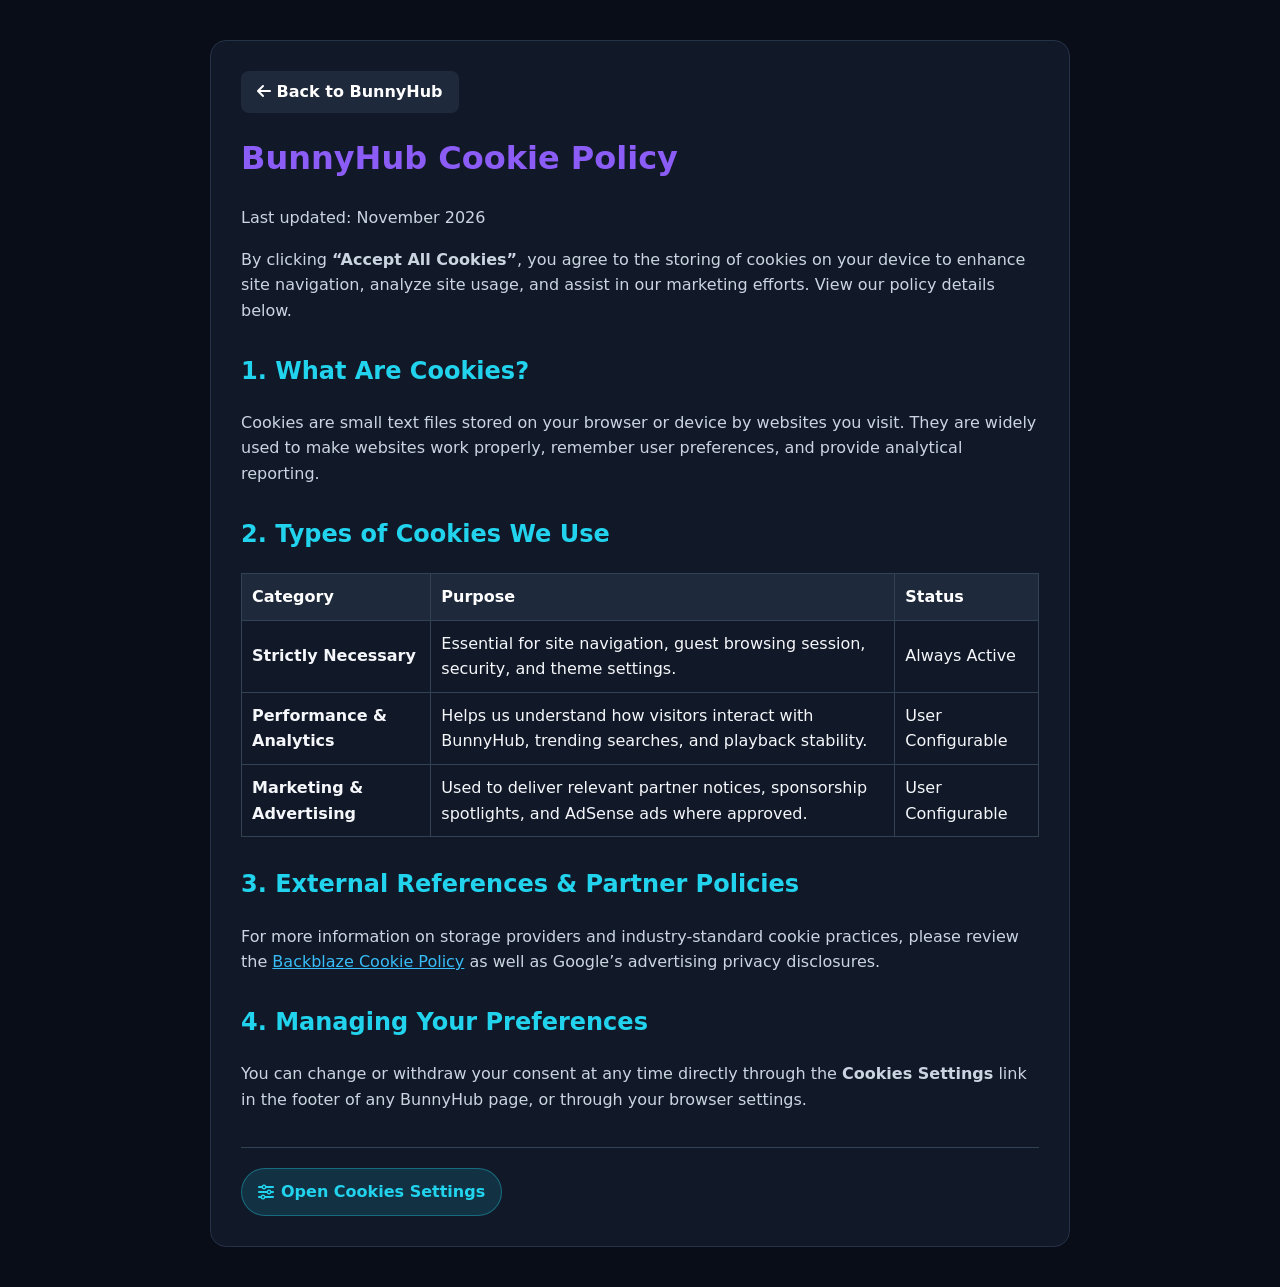
<file: cookie-policy.html>
<!DOCTYPE html>
<html lang="en">
<head>
  <meta charset="UTF-8">
  <meta name="viewport" content="width=device-width, initial-scale=1.0">
  <title>Cookie Policy | BunnyHub</title>
  <meta name="description" content="Cookie Policy and privacy preferences for BunnyHub. Learn how we handle cookies, analytics, and marketing data.">
  <link rel="stylesheet" href="css/style.css">
  <link rel="stylesheet" href="https://cdnjs.cloudflare.com/ajax/libs/font-awesome/6.4.0/css/all.min.css">
  <style>
    body {
      background: #090d18;
      color: #f5f7fb;
      font-family: Inter, system-ui, sans-serif;
      line-height: 1.6;
      margin: 0;
      padding: 0;
    }
    .legal-container {
      max-width: 860px;
      margin: 40px auto;
      padding: 30px;
      background: #111827;
      border: 1px solid #263248;
      border-radius: 16px;
    }
    h1 { color: #8b5cf6; margin-top: 0; }
    h2 { color: #22d3ee; margin-top: 28px; }
    p, li { color: #cbd5e1; }
    a { color: #38bdf8; text-decoration: underline; }
    .back-btn {
      display: inline-block;
      margin-bottom: 20px;
      padding: 8px 16px;
      background: #1e293b;
      color: #fff;
      border-radius: 8px;
      text-decoration: none;
      font-weight: 600;
    }
    .back-btn:hover { background: #334155; }
    .cookie-table {
      width: 100%;
      border-collapse: collapse;
      margin: 20px 0;
    }
    .cookie-table th, .cookie-table td {
      border: 1px solid #334155;
      padding: 10px;
      text-align: left;
    }
    .cookie-table th { background: #1e293b; color: #fff; }
  </style>
</head>
<body>
  <div class="legal-container">
    <a href="/" class="back-btn"><i class="fas fa-arrow-left"></i> Back to BunnyHub</a>
    <h1>BunnyHub Cookie Policy</h1>
    <p>Last updated: November 2026</p>
    <p>
      By clicking <strong>“Accept All Cookies”</strong>, you agree to the storing of cookies on your device to enhance site navigation, analyze site usage, and assist in our marketing efforts. View our policy details below.
    </p>

    <h2>1. What Are Cookies?</h2>
    <p>Cookies are small text files stored on your browser or device by websites you visit. They are widely used to make websites work properly, remember user preferences, and provide analytical reporting.</p>

    <h2>2. Types of Cookies We Use</h2>
    <table class="cookie-table">
      <thead>
        <tr>
          <th>Category</th>
          <th>Purpose</th>
          <th>Status</th>
        </tr>
      </thead>
      <tbody>
        <tr>
          <td><strong>Strictly Necessary</strong></td>
          <td>Essential for site navigation, guest browsing session, security, and theme settings.</td>
          <td>Always Active</td>
        </tr>
        <tr>
          <td><strong>Performance &amp; Analytics</strong></td>
          <td>Helps us understand how visitors interact with BunnyHub, trending searches, and playback stability.</td>
          <td>User Configurable</td>
        </tr>
        <tr>
          <td><strong>Marketing &amp; Advertising</strong></td>
          <td>Used to deliver relevant partner notices, sponsorship spotlights, and AdSense ads where approved.</td>
          <td>User Configurable</td>
        </tr>
      </tbody>
    </table>

    <h2>3. External References &amp; Partner Policies</h2>
    <p>For more information on storage providers and industry-standard cookie practices, please review the <a href="https://www.backblaze.com/company/policy/cookies" target="_blank" rel="noopener noreferrer">Backblaze Cookie Policy</a> as well as Google’s advertising privacy disclosures.</p>

    <h2>4. Managing Your Preferences</h2>
    <p>You can change or withdraw your consent at any time directly through the <strong>Cookies Settings</strong> link in the footer of any BunnyHub page, or through your browser settings.</p>

    <div style="margin-top: 35px; padding-top: 20px; border-top: 1px solid #334155;">
      <button type="button" class="btn-guest" onclick="if(window.openCookieSettingsModal){openCookieSettingsModal();}else{window.location.href='/?cookies=open';}" style="cursor: pointer;">
        <i class="fas fa-sliders-h"></i> Open Cookies Settings
      </button>
    </div>
  </div>
</body>
</html>
</file>
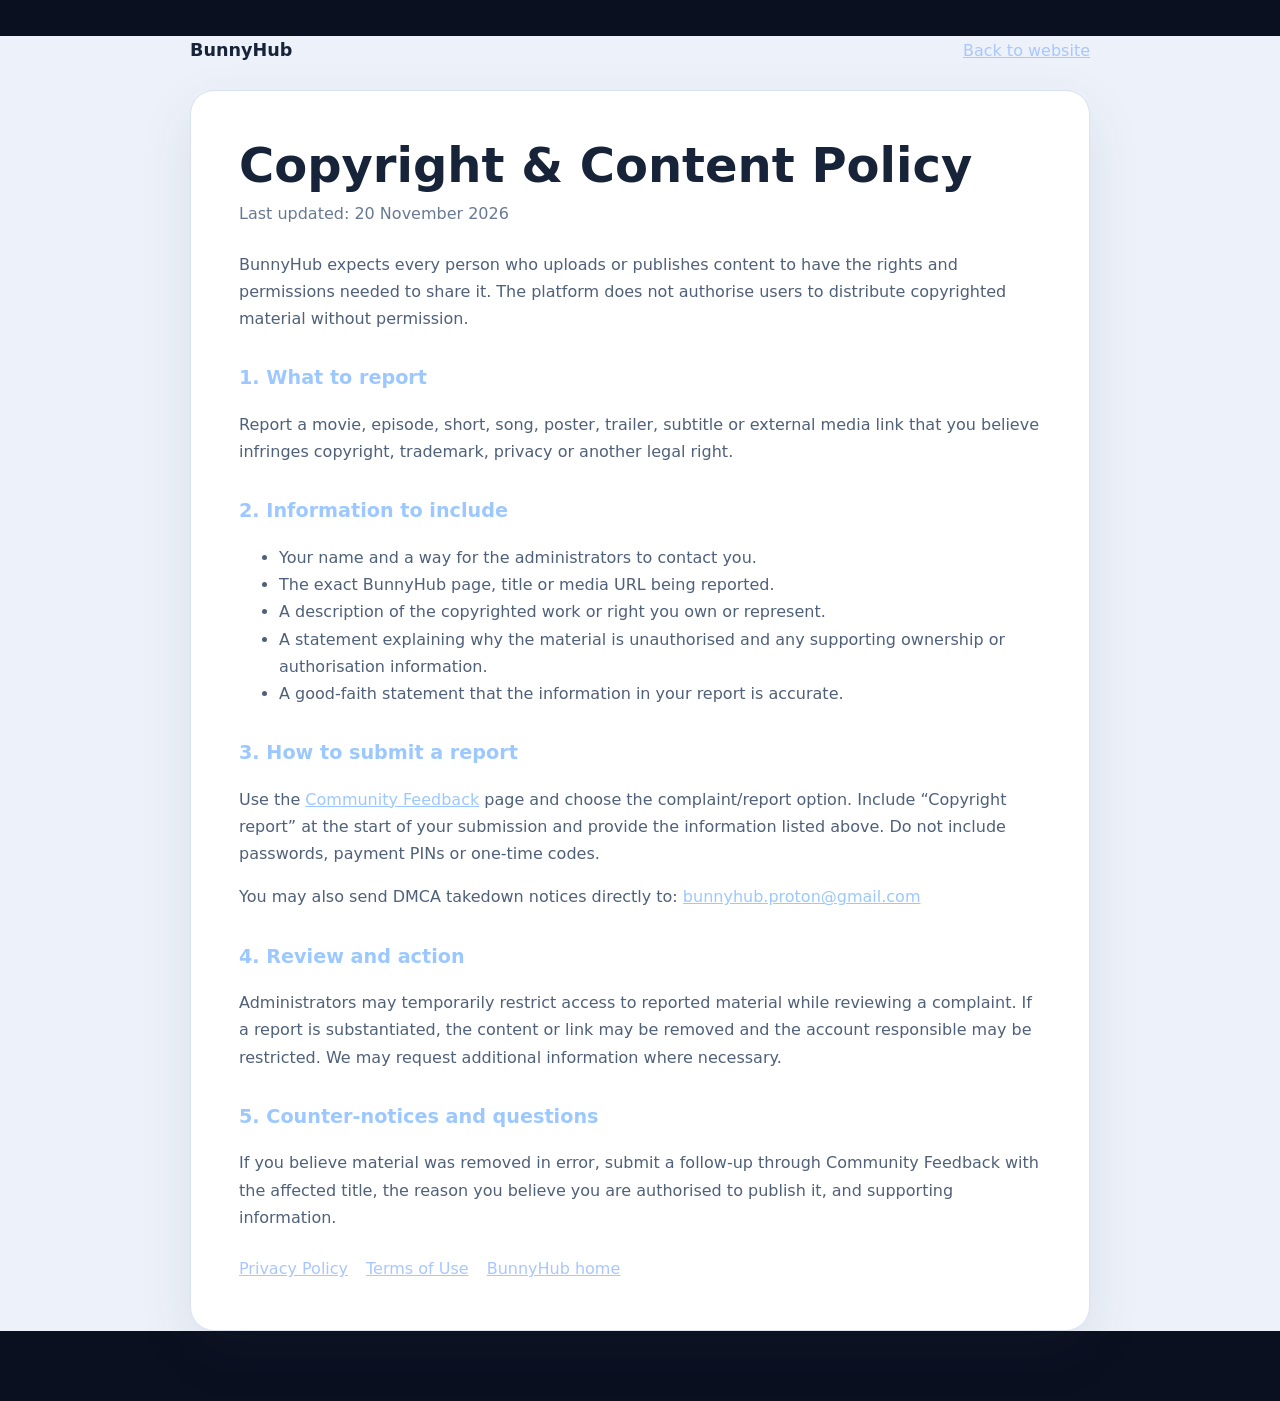
<file: copyright.html>
﻿<!doctype html>
<html lang="en">
<head>
<meta charset="utf-8"><meta name="viewport" content="width=device-width,initial-scale=1">
<meta name="robots" content="index,follow">
<title>Copyright & Content Policy | BunnyHub</title>
<meta name="description" content="Content rights and copyright reporting process for BunnyHub.">
<style>
:root{color-scheme:dark light;font-family:Inter,system-ui,-apple-system,Segoe UI,sans-serif;background:#0b1020;color:#edf2ff}*{box-sizing:border-box}body{margin:0;background:radial-gradient(circle at 10% 0%,#24345a 0,transparent 36%),#0b1020;line-height:1.7}.wrap{width:min(900px,calc(100% - 32px));margin:36px auto 70px}.top{display:flex;justify-content:space-between;align-items:center;gap:16px;margin-bottom:24px}.brand{font-weight:850;font-size:1.1rem;color:#fff;text-decoration:none}.top a:last-child{color:#a9c6ff}.sheet{padding:clamp(22px,5vw,48px);border:1px solid #ffffff20;border-radius:24px;background:#111b2deF;box-shadow:0 24px 80px #0006}h1{font-size:clamp(2rem,5vw,3rem);line-height:1.1;margin:0 0 8px}h2{margin:30px 0 8px;font-size:1.2rem;color:#9cc8ff}p,li{color:#c6d2e6}a{color:#9cc8ff}.updated{margin:0 0 24px;color:#94a6c2}.footer{margin-top:24px;display:flex;gap:18px;flex-wrap:wrap}.footer a{color:#a9c6ff}@media(prefers-color-scheme:light){body{background:#edf2fa;color:#172338}.sheet{background:#fff;border-color:#d9e2ef;box-shadow:0 20px 55px #24324a18}p,li{color:#4f6079}.brand{color:#172338}.updated{color:#687a93}}
</style>
</head>
<body><main class="wrap">
<header class="top"><a class="brand" href="/">BunnyHub</a><a href="/">Back to website</a></header>
<article class="sheet">
<h1>Copyright & Content Policy</h1>
<p class="updated">Last updated: 20 November 2026</p>
<p>BunnyHub expects every person who uploads or publishes content to have the rights and permissions needed to share it. The platform does not authorise users to distribute copyrighted material without permission.</p>

<h2>1. What to report</h2>
<p>Report a movie, episode, short, song, poster, trailer, subtitle or external media link that you believe infringes copyright, trademark, privacy or another legal right.</p>

<h2>2. Information to include</h2>
<ul>
<li>Your name and a way for the administrators to contact you.</li>
<li>The exact BunnyHub page, title or media URL being reported.</li>
<li>A description of the copyrighted work or right you own or represent.</li>
<li>A statement explaining why the material is unauthorised and any supporting ownership or authorisation information.</li>
<li>A good-faith statement that the information in your report is accurate.</li>
</ul>

<h2>3. How to submit a report</h2>
<p>Use the <a href="/#community">Community Feedback</a> page and choose the complaint/report option. Include “Copyright report” at the start of your submission and provide the information listed above. Do not include passwords, payment PINs or one-time codes.</p>
<p>You may also send DMCA takedown notices directly to: <a href="mailto:bunnyhub.proton@gmail.com">bunnyhub.proton@gmail.com</a></p>

<h2>4. Review and action</h2>
<p>Administrators may temporarily restrict access to reported material while reviewing a complaint. If a report is substantiated, the content or link may be removed and the account responsible may be restricted. We may request additional information where necessary.</p>

<h2>5. Counter-notices and questions</h2>
<p>If you believe material was removed in error, submit a follow-up through Community Feedback with the affected title, the reason you believe you are authorised to publish it, and supporting information.</p>
<div class="footer"><a href="/privacy.html">Privacy Policy</a><a href="/terms.html">Terms of Use</a><a href="/">BunnyHub home</a></div>
</article></main></body></html>
</file>
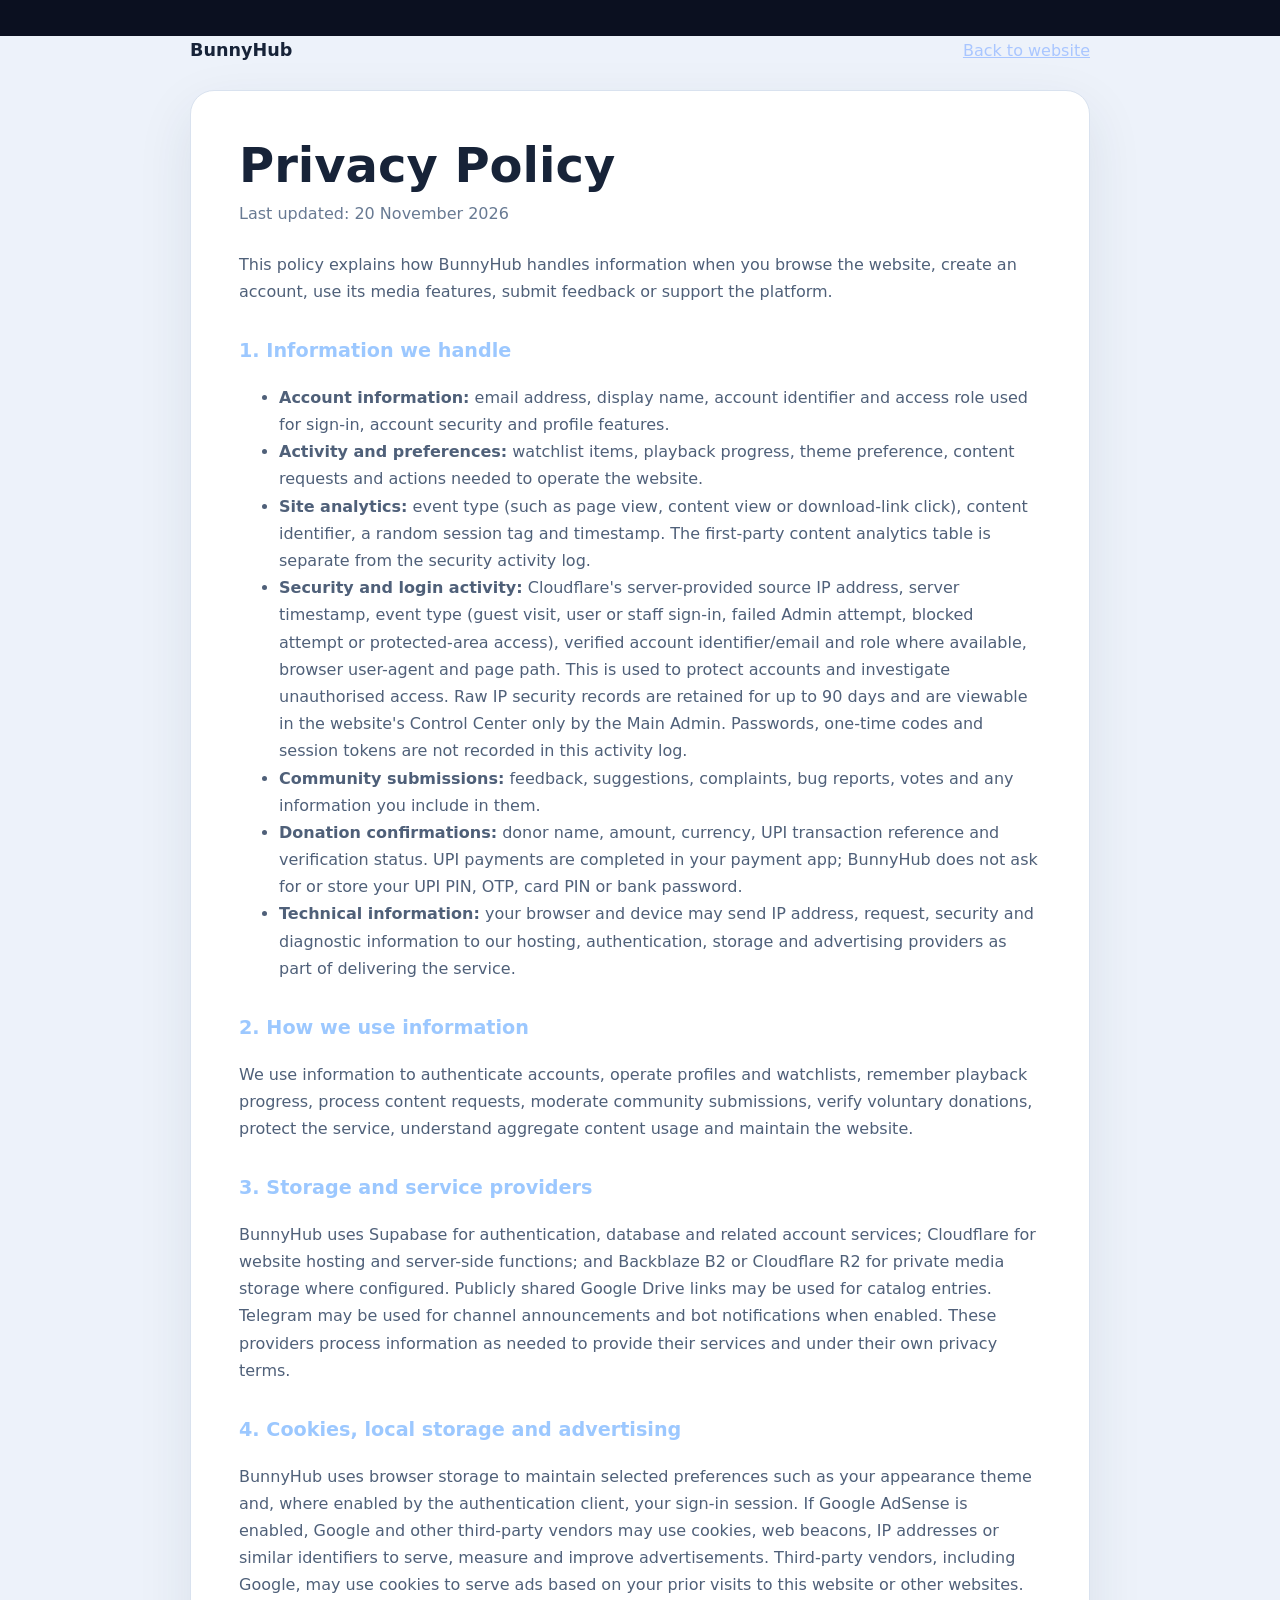
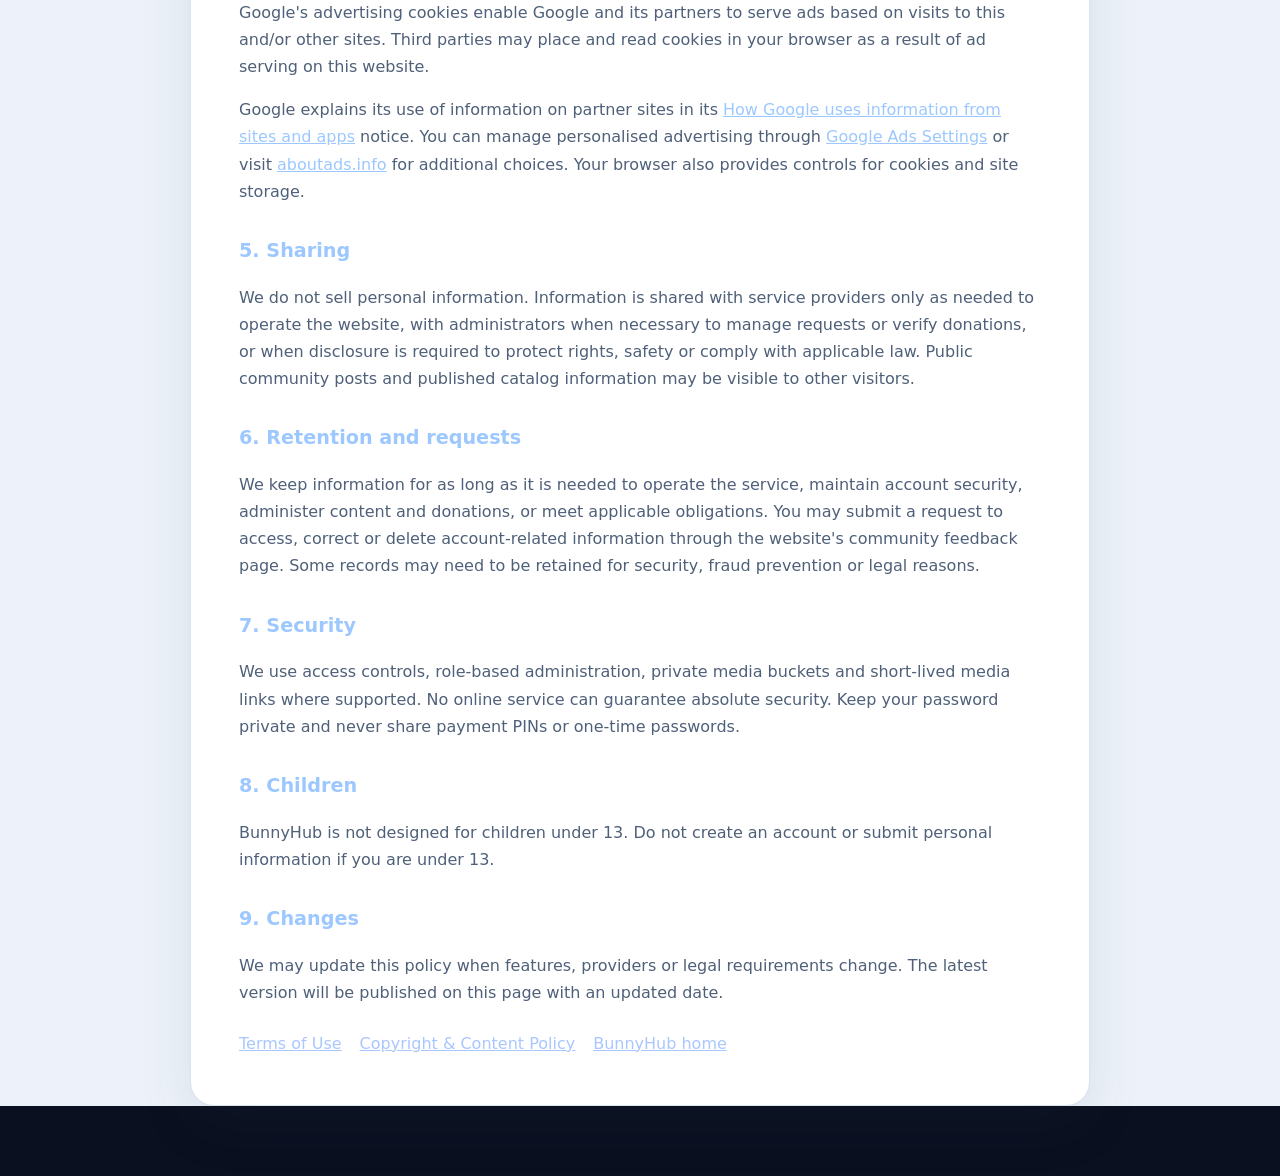
<file: privacy.html>
﻿<!doctype html>
<html lang="en">
<head>
<meta charset="utf-8"><meta name="viewport" content="width=device-width,initial-scale=1">
<meta name="robots" content="index,follow">
<title>Privacy Policy | BunnyHub</title>
<meta name="description" content="How BunnyHub handles account data, viewing activity, storage, donations and advertising technologies.">
<style>
:root{color-scheme:dark light;font-family:Inter,system-ui,-apple-system,Segoe UI,sans-serif;background:#0b1020;color:#edf2ff}*{box-sizing:border-box}body{margin:0;background:radial-gradient(circle at 10% 0%,#24345a 0,transparent 36%),#0b1020;line-height:1.7}.wrap{width:min(900px,calc(100% - 32px));margin:36px auto 70px}.top{display:flex;justify-content:space-between;align-items:center;gap:16px;margin-bottom:24px}.brand{font-weight:850;font-size:1.1rem;color:#fff;text-decoration:none}.top a:last-child{color:#a9c6ff}.sheet{padding:clamp(22px,5vw,48px);border:1px solid #ffffff20;border-radius:24px;background:#111b2deF;box-shadow:0 24px 80px #0006}h1{font-size:clamp(2rem,5vw,3rem);line-height:1.1;margin:0 0 8px}h2{margin:30px 0 8px;font-size:1.2rem;color:#9cc8ff}p,li{color:#c6d2e6}a{color:#9cc8ff}small{color:#9aa9c0}.updated{margin:0 0 24px;color:#94a6c2}.footer{margin-top:24px;display:flex;gap:18px;flex-wrap:wrap}.footer a{color:#a9c6ff}@media(prefers-color-scheme:light){body{background:#edf2fa;color:#172338}.sheet{background:#fff;border-color:#d9e2ef;box-shadow:0 20px 55px #24324a18}p,li{color:#4f6079}.brand{color:#172338}.updated,small{color:#687a93}}
</style>
</head>
<body><main class="wrap">
<header class="top"><a class="brand" href="/">BunnyHub</a><a href="/">Back to website</a></header>
<article class="sheet">
<h1>Privacy Policy</h1>
<p class="updated">Last updated: 20 November 2026</p>
<p>This policy explains how BunnyHub handles information when you browse the website, create an account, use its media features, submit feedback or support the platform.</p>

<h2>1. Information we handle</h2>
<ul>
<li><strong>Account information:</strong> email address, display name, account identifier and access role used for sign-in, account security and profile features.</li>
<li><strong>Activity and preferences:</strong> watchlist items, playback progress, theme preference, content requests and actions needed to operate the website.</li>
<li><strong>Site analytics:</strong> event type (such as page view, content view or download-link click), content identifier, a random session tag and timestamp. The first-party content analytics table is separate from the security activity log.</li>
<li><strong>Security and login activity:</strong> Cloudflare's server-provided source IP address, server timestamp, event type (guest visit, user or staff sign-in, failed Admin attempt, blocked attempt or protected-area access), verified account identifier/email and role where available, browser user-agent and page path. This is used to protect accounts and investigate unauthorised access. Raw IP security records are retained for up to 90 days and are viewable in the website's Control Center only by the Main Admin. Passwords, one-time codes and session tokens are not recorded in this activity log.</li>
<li><strong>Community submissions:</strong> feedback, suggestions, complaints, bug reports, votes and any information you include in them.</li>
<li><strong>Donation confirmations:</strong> donor name, amount, currency, UPI transaction reference and verification status. UPI payments are completed in your payment app; BunnyHub does not ask for or store your UPI PIN, OTP, card PIN or bank password.</li>
<li><strong>Technical information:</strong> your browser and device may send IP address, request, security and diagnostic information to our hosting, authentication, storage and advertising providers as part of delivering the service.</li>
</ul>

<h2>2. How we use information</h2>
<p>We use information to authenticate accounts, operate profiles and watchlists, remember playback progress, process content requests, moderate community submissions, verify voluntary donations, protect the service, understand aggregate content usage and maintain the website.</p>

<h2>3. Storage and service providers</h2>
<p>BunnyHub uses Supabase for authentication, database and related account services; Cloudflare for website hosting and server-side functions; and Backblaze B2 or Cloudflare R2 for private media storage where configured. Publicly shared Google Drive links may be used for catalog entries. Telegram may be used for channel announcements and bot notifications when enabled. These providers process information as needed to provide their services and under their own privacy terms.</p>

<h2>4. Cookies, local storage and advertising</h2>
<p>BunnyHub uses browser storage to maintain selected preferences such as your appearance theme and, where enabled by the authentication client, your sign-in session. If Google AdSense is enabled, Google and other third-party vendors may use cookies, web beacons, IP addresses or similar identifiers to serve, measure and improve advertisements. Third-party vendors, including Google, may use cookies to serve ads based on your prior visits to this website or other websites. Google's advertising cookies enable Google and its partners to serve ads based on visits to this and/or other sites. Third parties may place and read cookies in your browser as a result of ad serving on this website.</p>
<p>Google explains its use of information on partner sites in its <a href="https://policies.google.com/technologies/partner-sites" target="_blank" rel="noopener noreferrer">How Google uses information from sites and apps</a> notice. You can manage personalised advertising through <a href="https://adssettings.google.com/" target="_blank" rel="noopener noreferrer">Google Ads Settings</a> or visit <a href="https://www.aboutads.info/choices/" target="_blank" rel="noopener noreferrer">aboutads.info</a> for additional choices. Your browser also provides controls for cookies and site storage.</p>

<h2>5. Sharing</h2>
<p>We do not sell personal information. Information is shared with service providers only as needed to operate the website, with administrators when necessary to manage requests or verify donations, or when disclosure is required to protect rights, safety or comply with applicable law. Public community posts and published catalog information may be visible to other visitors.</p>

<h2>6. Retention and requests</h2>
<p>We keep information for as long as it is needed to operate the service, maintain account security, administer content and donations, or meet applicable obligations. You may submit a request to access, correct or delete account-related information through the website's community feedback page. Some records may need to be retained for security, fraud prevention or legal reasons.</p>

<h2>7. Security</h2>
<p>We use access controls, role-based administration, private media buckets and short-lived media links where supported. No online service can guarantee absolute security. Keep your password private and never share payment PINs or one-time passwords.</p>

<h2>8. Children</h2>
<p>BunnyHub is not designed for children under 13. Do not create an account or submit personal information if you are under 13.</p>

<h2>9. Changes</h2>
<p>We may update this policy when features, providers or legal requirements change. The latest version will be published on this page with an updated date.</p>
<div class="footer"><a href="/terms.html">Terms of Use</a><a href="/copyright.html">Copyright & Content Policy</a><a href="/">BunnyHub home</a></div>
</article></main></body></html>
</file>
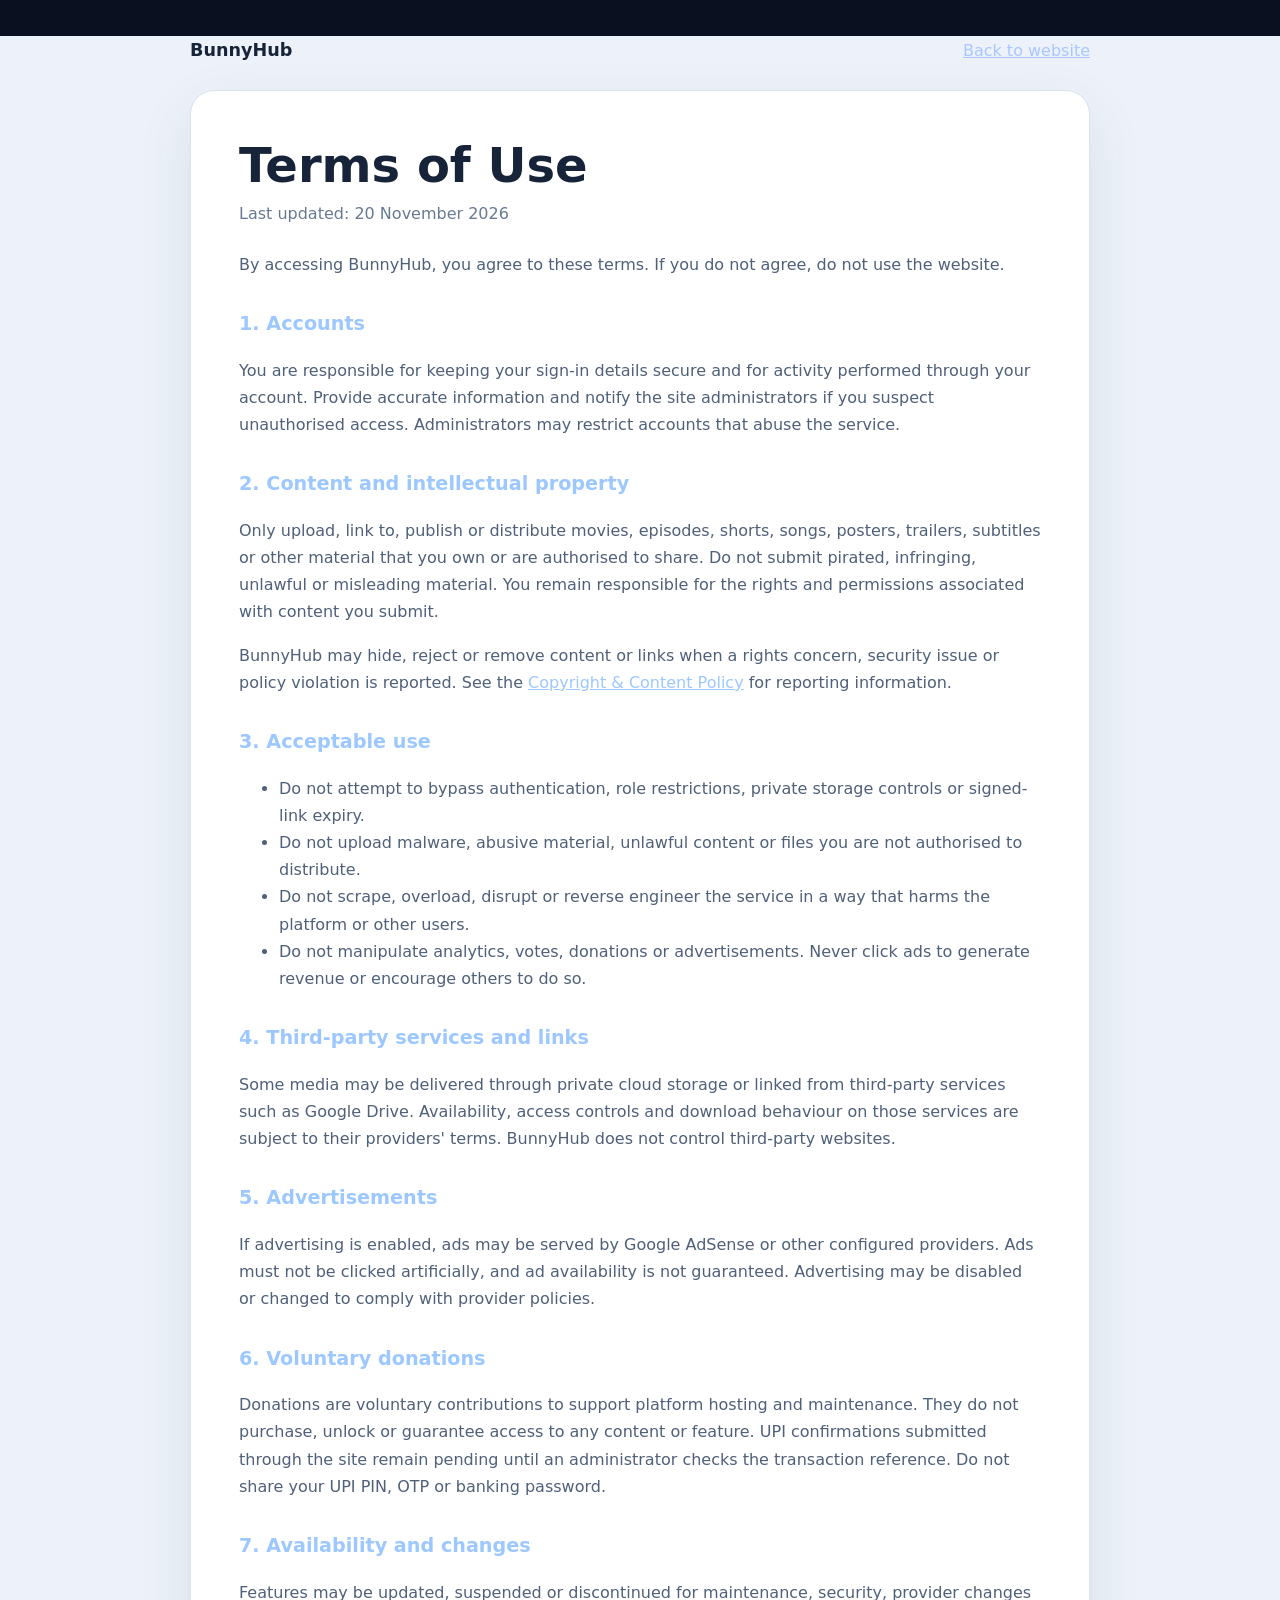
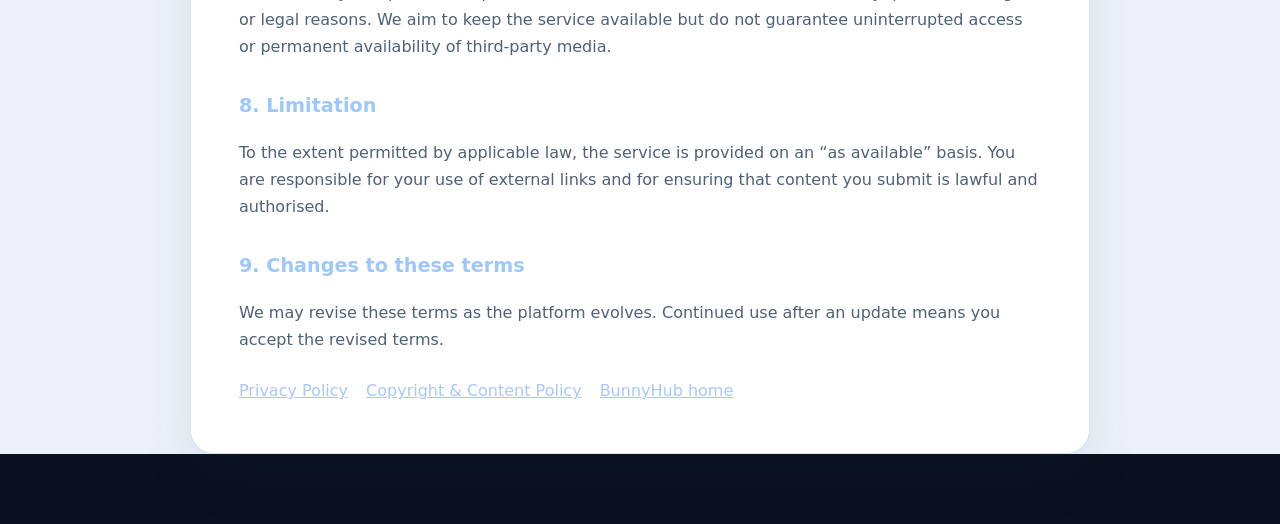
<file: terms.html>
﻿<!doctype html>
<html lang="en">
<head>
<meta charset="utf-8"><meta name="viewport" content="width=device-width,initial-scale=1">
<meta name="robots" content="index,follow">
<title>Terms of Use | BunnyHub</title>
<meta name="description" content="Terms for using BunnyHub accounts, media features, community tools and donations.">
<style>
:root{color-scheme:dark light;font-family:Inter,system-ui,-apple-system,Segoe UI,sans-serif;background:#0b1020;color:#edf2ff}*{box-sizing:border-box}body{margin:0;background:radial-gradient(circle at 10% 0%,#24345a 0,transparent 36%),#0b1020;line-height:1.7}.wrap{width:min(900px,calc(100% - 32px));margin:36px auto 70px}.top{display:flex;justify-content:space-between;align-items:center;gap:16px;margin-bottom:24px}.brand{font-weight:850;font-size:1.1rem;color:#fff;text-decoration:none}.top a:last-child{color:#a9c6ff}.sheet{padding:clamp(22px,5vw,48px);border:1px solid #ffffff20;border-radius:24px;background:#111b2deF;box-shadow:0 24px 80px #0006}h1{font-size:clamp(2rem,5vw,3rem);line-height:1.1;margin:0 0 8px}h2{margin:30px 0 8px;font-size:1.2rem;color:#9cc8ff}p,li{color:#c6d2e6}a{color:#9cc8ff}.updated{margin:0 0 24px;color:#94a6c2}.footer{margin-top:24px;display:flex;gap:18px;flex-wrap:wrap}.footer a{color:#a9c6ff}@media(prefers-color-scheme:light){body{background:#edf2fa;color:#172338}.sheet{background:#fff;border-color:#d9e2ef;box-shadow:0 20px 55px #24324a18}p,li{color:#4f6079}.brand{color:#172338}.updated{color:#687a93}}
</style>
</head>
<body><main class="wrap">
<header class="top"><a class="brand" href="/">BunnyHub</a><a href="/">Back to website</a></header>
<article class="sheet">
<h1>Terms of Use</h1>
<p class="updated">Last updated: 20 November 2026</p>
<p>By accessing BunnyHub, you agree to these terms. If you do not agree, do not use the website.</p>

<h2>1. Accounts</h2>
<p>You are responsible for keeping your sign-in details secure and for activity performed through your account. Provide accurate information and notify the site administrators if you suspect unauthorised access. Administrators may restrict accounts that abuse the service.</p>

<h2>2. Content and intellectual property</h2>
<p>Only upload, link to, publish or distribute movies, episodes, shorts, songs, posters, trailers, subtitles or other material that you own or are authorised to share. Do not submit pirated, infringing, unlawful or misleading material. You remain responsible for the rights and permissions associated with content you submit.</p>
<p>BunnyHub may hide, reject or remove content or links when a rights concern, security issue or policy violation is reported. See the <a href="/copyright.html">Copyright & Content Policy</a> for reporting information.</p>

<h2>3. Acceptable use</h2>
<ul>
<li>Do not attempt to bypass authentication, role restrictions, private storage controls or signed-link expiry.</li>
<li>Do not upload malware, abusive material, unlawful content or files you are not authorised to distribute.</li>
<li>Do not scrape, overload, disrupt or reverse engineer the service in a way that harms the platform or other users.</li>
<li>Do not manipulate analytics, votes, donations or advertisements. Never click ads to generate revenue or encourage others to do so.</li>
</ul>

<h2>4. Third-party services and links</h2>
<p>Some media may be delivered through private cloud storage or linked from third-party services such as Google Drive. Availability, access controls and download behaviour on those services are subject to their providers' terms. BunnyHub does not control third-party websites.</p>

<h2>5. Advertisements</h2>
<p>If advertising is enabled, ads may be served by Google AdSense or other configured providers. Ads must not be clicked artificially, and ad availability is not guaranteed. Advertising may be disabled or changed to comply with provider policies.</p>

<h2>6. Voluntary donations</h2>
<p>Donations are voluntary contributions to support platform hosting and maintenance. They do not purchase, unlock or guarantee access to any content or feature. UPI confirmations submitted through the site remain pending until an administrator checks the transaction reference. Do not share your UPI PIN, OTP or banking password.</p>

<h2>7. Availability and changes</h2>
<p>Features may be updated, suspended or discontinued for maintenance, security, provider changes or legal reasons. We aim to keep the service available but do not guarantee uninterrupted access or permanent availability of third-party media.</p>

<h2>8. Limitation</h2>
<p>To the extent permitted by applicable law, the service is provided on an “as available” basis. You are responsible for your use of external links and for ensuring that content you submit is lawful and authorised.</p>

<h2>9. Changes to these terms</h2>
<p>We may revise these terms as the platform evolves. Continued use after an update means you accept the revised terms.</p>
<div class="footer"><a href="/privacy.html">Privacy Policy</a><a href="/copyright.html">Copyright & Content Policy</a><a href="/">BunnyHub home</a></div>
</article></main></body></html>
</file>
<file: css/style.css>
﻿:root{--bg:#090d18;--panel:#111827;--card:#151e30;--text:#f5f7fb;--muted:#aab4c5;--accent:#8b5cf6;--accent2:#22d3ee;--border:#263248;--radius:16px}*{box-sizing:border-box}html{scroll-behavior:smooth}body{margin:0;background:var(--bg);color:var(--text);font-family:Inter,system-ui,Arial,sans-serif}button,input,select,textarea{font:inherit}button,a{cursor:pointer}a{color:inherit;text-decoration:none}.hidden{display:none!important}.navbar{min-height:76px;padding:14px 4%;display:flex;align-items:center;justify-content:space-between;gap:20px;background:#0d1424;border-bottom:1px solid var(--border);position:sticky;top:0;z-index:50}.nav-brand,.footer-brand{font-size:1.45rem;font-weight:900;white-space:nowrap}.brand-accent{color:var(--accent2)}.nav-links{display:flex;gap:18px;align-items:center}.nav-link{color:var(--muted);font-size:.88rem}.nav-link:hover,.nav-link.active{color:white}.nav-actions,#authNav{display:flex;align-items:center;gap:9px}.nav-actions button,.btn-login,.btn-signup,.btn-telegram-sm{border:1px solid var(--border);border-radius:9px;padding:10px 13px;background:var(--card);color:white}.btn-signup,.btn-primary{background:var(--accent);border-color:var(--accent);color:white}.btn-telegram-sm{background:#087db5;border:0}.hamburger{display:none}.telegram-banner{padding:10px 4%;display:flex;justify-content:center;gap:18px;align-items:center;background:#10233b;color:#dceeff;font-size:.85rem}.telegram-fab{position:fixed;right:20px;bottom:20px;z-index:40;background:#168dcc;color:white;padding:12px 17px;border-radius:30px}.search-overlay{display:none;position:fixed;inset:76px 0 0;background:#080d18f5;z-index:60;padding:30px 6%;overflow:auto}.search-overlay.open{display:block}.search-container{display:flex;gap:10px;max-width:850px;margin:auto}.search-container input{flex:1}.search-container button{background:var(--card);color:white;border:0;border-radius:10px;padding:12px}.search-results{max-width:850px;margin:18px auto}.search-result{display:flex;gap:12px;width:100%;padding:10px;background:var(--panel);border:1px solid var(--border);color:white;text-align:left;margin:7px 0;border-radius:10px}.search-result img{width:48px;height:65px;object-fit:cover}.search-result small{display:block;color:var(--muted)}.page{display:none;min-height:65vh}.page.active{display:block}.hero{min-height:520px;position:relative;display:flex;align-items:center;padding:70px 7%;overflow:hidden}.hero-bg{position:absolute;inset:0;background-size:cover;background-position:center;filter:brightness(.43)}.hero-overlay{position:absolute;inset:0;background:linear-gradient(90deg,#090d18 5%,#090d18c9 48%,transparent),linear-gradient(0deg,#090d18,transparent 50%)}.hero-content{position:relative;max-width:620px}.hero-badge{color:#fbbf24;font-weight:700}.hero h1{font-size:clamp(2.5rem,6vw,4.8rem);line-height:1.03;margin:14px 0}.hero p{color:#d5dbea;line-height:1.7;font-size:1.05rem}.hero-meta{color:#c4cce0;margin:18px 0}.hero-buttons{display:flex;gap:10px;flex-wrap:wrap}.hero-buttons button,.btn-primary,.btn-play,.btn-add-list,.btn-download{padding:12px 17px;border:0;border-radius:9px;font-weight:700}.btn-play,.btn-primary{background:var(--accent);color:white}.btn-download{background:#26354d;color:white}.btn-telegram{background:#087db5;color:white;border:0;border-radius:9px;padding:12px}.btn-add-list{background:#273349;color:white}.section{padding:25px 5%}.section-header{display:flex;align-items:center;justify-content:space-between;margin-bottom:18px}.section-header h2{font-size:1.35rem}.see-all{color:var(--accent2)}.category-filters{display:flex;gap:9px;flex-wrap:wrap;margin:10px 0 18px}.filter-btn{background:#141e30;color:var(--muted);border:1px solid var(--border);padding:9px 14px;border-radius:22px}.filter-btn.active,.filter-btn:hover{background:var(--accent);color:white;border-color:var(--accent)}.movies-grid{display:grid;grid-template-columns:repeat(auto-fill,minmax(165px,1fr));gap:20px}.movie-card{background:var(--card);border:1px solid var(--border);border-radius:13px;overflow:hidden;transition:.2s}.movie-card:hover{transform:translateY(-5px);border-color:#7460cb}.poster-button{display:block;width:100%;padding:0;border:0;background:#202b40;position:relative}.poster-button img{width:100%;aspect-ratio:2/3;object-fit:cover;display:block}.poster-play{position:absolute;inset:0;display:grid;place-items:center;background:#0007;opacity:0;transition:.2s;font-size:2rem}.movie-card:hover .poster-play{opacity:1}.movie-info{padding:12px}.movie-info h3{font-size:.96rem;margin:0 0 7px;white-space:nowrap;overflow:hidden;text-overflow:ellipsis}.movie-info p{font-size:.77rem;color:var(--muted);margin:0 0 12px}.card-actions{display:flex;gap:8px}.card-actions button{background:#26344b;color:white;border:0;border-radius:7px;padding:7px 10px}.card-actions button:first-child{flex:1}.page-header-banner{padding:50px 5%;background:linear-gradient(120deg,#1b1740,#102c42)}.page-header-banner h1{margin:0 0 8px}.page-header-banner p{color:#c2cbe0;margin:0}.empty-state{text-align:center;padding:40px 15px;color:var(--muted);grid-column:1/-1}.request-form-container,.profile-card,.auth-container,.admin-login-container{max-width:1000px;margin:25px auto;padding:25px;background:var(--panel);border:1px solid var(--border);border-radius:var(--radius)}.request-form-container{display:grid;grid-template-columns:1.2fr .8fr;gap:30px}.form-group{display:flex;flex-direction:column;gap:7px;margin-bottom:16px}.form-group label{font-size:.9rem;color:#dce3ef}.form-group input,.form-group select,.form-group textarea,input,select,textarea{background:#0c1423;color:white;border:1px solid var(--border);border-radius:9px;padding:12px;min-width:0}.form-group textarea{resize:vertical}.full-width{width:100%}.request-item{padding:12px;border-bottom:1px solid var(--border)}.request-item small{display:block;color:var(--muted);margin-top:4px}.auth-container{max-width:460px}.auth-container h1{text-align:center}.auth-container form{display:grid;gap:12px}.footer{border-top:1px solid var(--border);padding:35px 5%;margin-top:50px;background:#0c1321}.footer-content{max-width:1200px;margin:auto;text-align:center;color:var(--muted)}.footer-brand{color:white}.footer-links{display:flex;gap:20px;justify-content:center;flex-wrap:wrap;margin-top:18px}.toast{position:fixed;bottom:25px;left:50%;transform:translate(-50%,20px);background:#24334b;color:white;padding:13px 20px;border:1px solid #52627c;border-radius:10px;z-index:100;opacity:0;pointer-events:none;transition:.25s;max-width:90%;text-align:center}.toast.show{opacity:1;transform:translate(-50%,0)}.modal,.player-overlay,.download-modal{display:none;position:fixed;inset:0;background:#000c;z-index:90;align-items:center;justify-content:center;padding:20px}.modal.open,.player-overlay.open,.download-modal.open{display:flex}.modal-content{background:var(--panel);border:1px solid var(--border);border-radius:16px;padding:25px;max-width:650px;width:100%;position:relative}.modal-content img{width:120px;float:left;margin:0 20px 12px 0;border-radius:9px}.modal-close{position:absolute;right:14px;top:10px;background:none;color:white;border:0;font-size:1.5rem}.admin-tab{display:none}.admin-tab.active{display:block}.telegram-callout{padding:15px;background:#10233b;border-radius:12px;margin-top:15px}@media(max-width:900px){.nav-links{display:none;position:absolute;top:100%;left:0;right:0;background:#0d1424;padding:18px;flex-direction:column;align-items:flex-start}.nav-links.open{display:flex}.hamburger{display:block;background:transparent;border:0;color:white;font-size:1.3rem}.btn-telegram-sm{display:none}.request-form-container{grid-template-columns:1fr}.hero{min-height:460px}.nav-actions{margin-left:auto}}@media(max-width:520px){.navbar{padding:12px 4%;gap:8px}.nav-brand{font-size:1.15rem}.hero{padding:50px 6%;min-height:490px}.hero-buttons button{font-size:.82rem;padding:10px}.movies-grid{grid-template-columns:repeat(2,minmax(0,1fr));gap:12px}.section{padding:20px 4%}.telegram-banner{font-size:.75rem}.telegram-banner .btn-telegram-sm{display:none}.telegram-fab{right:12px;bottom:12px;padding:10px 13px}.footer-links{gap:12px;font-size:.85rem}}


/* ===== BunnyHub CONTROL CENTER — PREMIUM ADMIN UI ===== */
#page-admin{min-height:100vh;background:radial-gradient(ellipse at 85% 0%,rgba(99,102,241,.12),transparent 38%),var(--bg)}
#page-admin .admin-layout{width:min(1600px,100%);margin:0 auto;padding:22px;display:grid;grid-template-columns:258px minmax(0,1fr);gap:22px;align-items:start}
#page-admin .admin-sidebar{position:sticky;top:96px;max-height:calc(100vh - 118px);overflow:auto;padding:18px 12px;background:linear-gradient(180deg,#151e32,#101827);border:1px solid #2a3851;border-radius:20px;box-shadow:0 18px 48px #0005;scrollbar-width:thin}
#page-admin .admin-logo{padding:8px 12px 20px;margin-bottom:12px;border-bottom:1px solid #2b3850;font-size:1.12rem;font-weight:850;letter-spacing:.2px;line-height:1.8}
#page-admin .admin-logo>span{display:inline-grid;place-items:center;width:38px;height:38px;margin-right:8px;border-radius:12px;background:linear-gradient(135deg,#7c3aed,#2563eb);vertical-align:middle}
#page-admin .admin-role-badge{display:inline-flex;padding:3px 10px;border:1px solid #3d4d6b;border-radius:30px;background:#1b2941;color:#a5d8ff;font-size:.72rem;letter-spacing:.6px;text-transform:uppercase}
#page-admin .admin-nav{display:grid;gap:5px}
#page-admin .admin-nav-btn{width:100%;display:flex;align-items:center;gap:12px;padding:12px 13px;border:1px solid transparent;border-radius:11px;background:transparent;color:#aebbd0;text-align:left;font-size:.88rem;font-weight:600;transition:background .18s,border-color .18s,color .18s,transform .18s}
#page-admin .admin-nav-btn i{width:19px;text-align:center;color:#8496b4;font-size:.95rem}
#page-admin .admin-nav-btn:hover{background:#202d45;color:#fff;border-color:#34435e;transform:translateX(2px)}
#page-admin .admin-nav-btn.active{background:linear-gradient(100deg,rgba(124,58,237,.25),rgba(37,99,235,.13));border-color:#6650b4;color:#fff;box-shadow:inset 3px 0 #9b7bff}
#page-admin .admin-nav-btn.active i{color:#b9a4ff}
#page-admin .admin-nav-btn.logout-btn{margin-top:12px;border-top:1px solid #2b3850;border-radius:0 0 10px 10px;padding-top:17px;color:#ff9b9b}
#page-admin .admin-main{min-width:0;padding:clamp(18px,3vw,34px);border:1px solid #27354c;border-radius:22px;background:linear-gradient(145deg,rgba(20,30,48,.97),rgba(13,21,35,.98));box-shadow:0 18px 55px #0004}
#page-admin .admin-tab>h2{margin:0 0 24px;padding-bottom:16px;border-bottom:1px solid #2b3951;font-size:clamp(1.3rem,2.2vw,1.85rem);font-weight:800;letter-spacing:-.4px}
#page-admin .admin-tab>h2:after{content:"";display:block;width:54px;height:3px;margin-top:13px;border-radius:5px;background:linear-gradient(90deg,#8b5cf6,#22d3ee)}
#page-admin .stats-grid{display:grid;grid-template-columns:repeat(auto-fit,minmax(165px,1fr));gap:14px}
#page-admin .stat-card{position:relative;min-height:132px;display:flex;flex-direction:column;justify-content:center;gap:8px;padding:20px;border:1px solid #30415e;border-radius:16px;background:linear-gradient(145deg,#1a2941,#141e31);overflow:hidden}
#page-admin .stat-card:after{content:"";position:absolute;width:100px;height:100px;right:-35px;top:-38px;border-radius:50%;background:rgba(139,92,246,.10)}
#page-admin .stat-card i{font-size:1.1rem;color:#9c8bff}
#page-admin .stat-card span{font-size:2rem;font-weight:850;line-height:1.1;color:#fff;font-variant-numeric:tabular-nums}
#page-admin .stat-card small{color:#aab8ce;font-size:.78rem;line-height:1.4}
#page-admin .stat-card.blue{border-color:#28527a}#page-admin .stat-card.blue i{color:#60b8ff}
#page-admin .stat-card.purple{border-color:#51417e}#page-admin .stat-card.purple i{color:#b49aff}
#page-admin .stat-card.green{border-color:#285c50}#page-admin .stat-card.green i{color:#5de0b2}
#page-admin .stat-card.orange{border-color:#71512d}#page-admin .stat-card.orange i{color:#ffbd70}
#page-admin .admin-recent,#page-admin .report-card,#page-admin .drive-import-box,#page-admin .tab-categories-form,#page-admin .admin-form{padding:22px;border:1px solid #2c3b55;border-radius:16px;background:#111c2e}
#page-admin .admin-recent h3,#page-admin .report-card h4,#page-admin .drive-import-box h3{margin-top:0;color:#f2f5fb}
#page-admin .admin-form{margin:0}
#page-admin .form-row{display:grid;grid-template-columns:repeat(2,minmax(0,1fr));gap:16px}
#page-admin .form-group{min-width:0;margin-bottom:18px;gap:9px}
#page-admin .form-group label{font-size:.84rem;font-weight:700;color:#dce6f6}
#page-admin .form-group input,#page-admin .form-group select,#page-admin .form-group textarea,#page-admin .admin-toolbar input{width:100%;min-height:45px;background:#0b1423;border:1px solid #34445f;border-radius:10px;color:#f5f7fb;padding:12px 14px;outline:none;transition:border-color .18s,box-shadow .18s}
#page-admin .form-group input:focus,#page-admin .form-group select:focus,#page-admin .form-group textarea:focus,#page-admin .admin-toolbar input:focus{border-color:#8b72ee;box-shadow:0 0 0 3px #8b5cf626}
#page-admin .form-group input[type=file]{padding:9px;background:#101d30}
#page-admin .form-group small,#page-admin p{color:#9eacc2;line-height:1.65}
#page-admin .btn-primary{min-height:46px;border-radius:11px;background:linear-gradient(100deg,#7545dc,#4d67d9);box-shadow:0 7px 18px #6244c533;font-weight:750}
#page-admin .btn-primary:hover{filter:brightness(1.12);transform:translateY(-1px)}
#page-admin .admin-toolbar{display:flex;gap:12px;margin-bottom:18px}
#page-admin .admin-toolbar input{max-width:520px}
#page-admin .manage-list,#page-admin .admin-requests,#page-admin .user-table-container{overflow:auto;border:1px solid #2c3b55;border-radius:14px;background:#101a2a}
#page-admin .user-table{width:100%;border-collapse:collapse;min-width:720px}
#page-admin .user-table th,#page-admin .user-table td{padding:13px 15px;border-bottom:1px solid #293750;text-align:left;font-size:.84rem}
#page-admin .user-table th{background:#1b2940;color:#c8d5e9;position:sticky;top:0}
#page-admin .reports-grid{display:grid;grid-template-columns:repeat(2,minmax(0,1fr));gap:16px}
#page-admin .report-card{min-width:0}
#page-admin .drive-import-box{max-width:760px}
#page-admin .drive-icon{display:grid;place-items:center;width:54px;height:54px;margin-bottom:14px;border-radius:15px;background:#1b2d48;color:#74b9ff;font-size:1.5rem}
#page-admin .admin-tab [style*="background: var(--bg-card)"]{background:#111c2e!important;border-color:#2c3b55!important;border-radius:16px!important}
#page-admin .admin-tab [style*="background: var(--bg-secondary)"]{background:#111c2e!important;border-color:#2c3b55!important;border-radius:14px!important}
#page-admin .admin-tab button:not(.admin-nav-btn){transition:filter .18s,transform .18s}
#page-admin .admin-tab button:not(.admin-nav-btn):hover{filter:brightness(1.1)}
#page-admin .admin-tab .hidden{display:none!important}
@media(max-width:1050px){#page-admin .admin-layout{grid-template-columns:220px minmax(0,1fr);gap:14px;padding:14px}#page-admin .admin-sidebar{top:88px}}
@media(max-width:760px){#page-admin .admin-layout{display:flex;flex-direction:column;padding:10px;gap:12px}#page-admin .admin-sidebar{position:relative;top:auto;width:100%;max-height:none;padding:12px}#page-admin .admin-logo{padding:5px 8px 12px;margin-bottom:10px}#page-admin .admin-nav{display:flex;gap:7px;overflow-x:auto;padding:2px 1px 8px;scroll-snap-type:x proximity}#page-admin .admin-nav-btn{width:auto;min-width:max-content;padding:10px 12px;scroll-snap-align:start}#page-admin .admin-nav-btn:hover{transform:none}#page-admin .admin-nav-btn.logout-btn{margin:0;border:1px solid #553b4b;border-radius:10px;padding:10px 12px}#page-admin .admin-main{width:100%;padding:18px 14px;border-radius:16px}#page-admin .form-row,#page-admin .reports-grid{grid-template-columns:1fr}#page-admin .admin-form,#page-admin .admin-recent,#page-admin .report-card,#page-admin .drive-import-box,#page-admin .tab-categories-form{padding:16px}}
@media(max-width:420px){#page-admin .stats-grid{grid-template-columns:repeat(2,minmax(0,1fr));gap:9px}#page-admin .stat-card{min-height:112px;padding:13px}#page-admin .stat-card span{font-size:1.65rem}#page-admin .admin-tab>h2{font-size:1.2rem;margin-bottom:18px}}


/* ColorOS / HyperOS inspired responsive surfaces */
:root{--vh-glass:rgba(255,255,255,.055);--vh-line:rgba(190,210,245,.13);--vh-round:24px}
body{background:radial-gradient(ellipse at 8% -12%,rgba(88,111,220,.15),transparent 38%),radial-gradient(ellipse at 100% 18%,rgba(30,178,194,.08),transparent 32%),var(--bg)}
.navbar{width:min(96%,1500px);margin:12px auto 0;min-height:68px;padding:12px 20px;border:1px solid var(--vh-line);border-radius:24px;background:rgba(14,22,37,.78);backdrop-filter:blur(24px) saturate(150%);box-shadow:0 10px 36px #0003}
.nav-links{gap:7px}.nav-link{padding:10px 13px;border-radius:999px;transition:background .2s,color .2s,transform .2s}.nav-link:hover,.nav-link.active{background:rgba(130,155,255,.14)}
.nav-actions button,.btn-login,.btn-signup,.btn-telegram-sm{border-radius:999px;min-height:42px;padding:10px 16px}
.telegram-banner{width:min(96%,1500px);margin:10px auto 0;border:1px solid var(--vh-line);border-radius:18px;background:rgba(29,105,157,.13)}
.movies-grid{gap:18px}.movie-card{border-radius:22px;border:1px solid var(--vh-line);background:linear-gradient(150deg,rgba(29,41,64,.92),rgba(17,26,43,.96));box-shadow:0 12px 32px rgba(0,0,0,.16);transition:transform .25s,border-color .25s,box-shadow .25s}
.movie-card:hover{transform:translateY(-5px);border-color:rgba(144,157,255,.42);box-shadow:0 20px 42px rgba(0,0,0,.26)}
.poster-button{background:linear-gradient(145deg,#1c2940,#111a2c);overflow:hidden}.poster-button img{transition:transform .45s}.movie-card:hover .poster-button img{transform:scale(1.035)}
.poster-empty{aspect-ratio:2/3;width:100%;display:grid;place-items:center;padding:18px;text-align:center;color:#8290aa;background:radial-gradient(circle at 50% 35%,rgba(129,145,220,.18),transparent 55%),linear-gradient(145deg,#1c2940,#101827);font-size:.85rem}
.movie-info{padding:14px}.movie-info h3{font-weight:750;letter-spacing:-.02em}.card-actions button{border-radius:999px;padding:8px 13px}
.section-header h2{font-weight:800;letter-spacing:-.035em}.filter-btn{border-radius:999px;padding:10px 16px}
.modal,.modal-overlay,.player-overlay,.download-modal,.download-modal-overlay{backdrop-filter:blur(18px);background:rgba(3,7,15,.78)}
.modal-box,.modal-content,.player-box,.download-modal-box{border:1px solid var(--vh-line);border-radius:26px;background:linear-gradient(145deg,rgba(24,35,55,.98),rgba(12,20,34,.98));box-shadow:0 26px 90px #0008;overflow:hidden}
.player-header{padding:16px 20px}.player-frame{background:#05080e}
.player-controls{display:flex;justify-content:space-between;align-items:center;gap:12px;flex-wrap:wrap;padding:14px 18px}
.vh-player-quality{display:flex;align-items:center;gap:9px;color:var(--text-muted);font-size:.85rem}
.vh-player-quality select{min-width:110px;border:1px solid var(--vh-line);border-radius:999px;padding:9px 14px;background:#17243a;color:#fff}
.vh-quality-upload-panel{margin:20px 0;padding:20px;border:1px solid var(--vh-line);border-radius:22px;background:rgba(255,255,255,.035)}
.vh-quality-upload-panel h3{margin:0 0 7px}.vh-quality-upload-panel p{color:var(--muted);font-size:.85rem;line-height:1.6}
.vh-quality-grid,.vh-quality-links{display:grid;grid-template-columns:repeat(auto-fit,minmax(180px,1fr));gap:12px;margin-top:14px}
.vh-quality-field{display:flex;flex-direction:column;gap:7px;min-width:0;color:#dce6f6;font-size:.82rem;font-weight:650}
.vh-quality-field input{width:100%;min-width:0;border:1px solid var(--vh-line);border-radius:14px;background:#0b1423;color:#fff;padding:11px}
.vh-language-field{margin-top:14px;max-width:620px}
.manage-item{display:flex;justify-content:space-between;align-items:center;gap:14px;padding:14px;border-bottom:1px solid var(--vh-line)}
.manage-item small{display:block;color:var(--muted);margin-top:5px}
@media(max-width:760px){.navbar{width:calc(100% - 18px);margin:8px auto 0;padding:10px 13px;border-radius:20px}.movies-grid{gap:12px}.movie-card{border-radius:18px}.movie-info{padding:11px}.player-controls{align-items:flex-start}.vh-quality-grid,.vh-quality-links{grid-template-columns:repeat(2,minmax(0,1fr))}}
@media(max-width:420px){.vh-quality-grid,.vh-quality-links{grid-template-columns:1fr}.vh-quality-upload-panel{padding:14px}}


.vh-theme-toggle{display:inline-flex;align-items:center;justify-content:center;gap:7px;min-width:42px;min-height:42px;padding:10px 13px;border:1px solid var(--vh-line);border-radius:999px;background:var(--vh-glass);color:var(--text);cursor:pointer}
:root[data-theme="light"]{--bg:#f3f5fb;--panel:#fff;--card:#fff;--text:#182238;--muted:#65728a;--border:#dce3ef;--vh-glass:rgba(255,255,255,.78);--vh-line:rgba(42,60,95,.13)}
:root[data-theme="light"] body{background:radial-gradient(ellipse at 8% -12%,rgba(117,132,235,.12),transparent 38%),#f3f5fb;color:#182238}
:root[data-theme="light"] .navbar{background:rgba(255,255,255,.82);border-color:#dce3ef;box-shadow:0 10px 35px rgba(43,60,95,.09)}
:root[data-theme="light"] .nav-link{color:#5c6880}
:root[data-theme="light"] .nav-link:hover,:root[data-theme="light"] .nav-link.active{color:#283858;background:rgba(99,115,220,.10)}
:root[data-theme="light"] .movie-card{background:linear-gradient(145deg,#fff,#f8faff);border-color:#e0e6f1;box-shadow:0 12px 30px rgba(38,56,88,.08)}
:root[data-theme="light"] .movie-info h3{color:#1c2941}
:root[data-theme="light"] .movie-info p{color:#68758d}
:root[data-theme="light"] .poster-empty{background:linear-gradient(145deg,#e9eef9,#f7f9fd);color:#66748e}
:root[data-theme="light"] .filter-btn,:root[data-theme="light"] .card-actions button{background:#e9eef8;color:#43516d;border-color:#dce3ef}
:root[data-theme="light"] .filter-btn.active{background:#6878e8;color:white}
:root[data-theme="light"] .section-header h2,:root[data-theme="light"] .page-header-banner h1{color:#182238}
:root[data-theme="light"] .page-header-banner{background:linear-gradient(120deg,#e9edff,#e4f5fa)}
:root[data-theme="light"] .page-header-banner p{color:#586782}
:root[data-theme="light"] .request-form-container,:root[data-theme="light"] .profile-card,:root[data-theme="light"] .auth-container{background:#fff;border-color:#e0e6f1}
:root[data-theme="light"] .form-group label{color:#33415d}
:root[data-theme="light"] input,:root[data-theme="light"] select,:root[data-theme="light"] textarea,:root[data-theme="light"] .form-group input,:root[data-theme="light"] .form-group select,:root[data-theme="light"] .form-group textarea{background:#f8faff;color:#1c2941;border-color:#dce3ef}
:root[data-theme="light"] .footer{background:#e9eef7;border-color:#dce3ef}
:root[data-theme="light"] .footer-brand{color:#1c2941}
:root[data-theme="light"] .footer-content{color:#65728a}
:root[data-theme="light"] .modal-box,:root[data-theme="light"] .modal-content,:root[data-theme="light"] .player-box,:root[data-theme="light"] .download-modal-box{background:#fff;color:#182238;border-color:#dce3ef}
:root[data-theme="light"] #page-admin{background:#f1f4fa}
:root[data-theme="light"] #page-admin .admin-sidebar{background:linear-gradient(180deg,#fff,#f2f5fb);border-color:#dce3ef;box-shadow:0 16px 40px rgba(38,56,88,.09)}
:root[data-theme="light"] #page-admin .admin-logo{color:#1d2a43;border-color:#e0e6f1}
:root[data-theme="light"] #page-admin .admin-nav-btn{color:#586782}
:root[data-theme="light"] #page-admin .admin-nav-btn:hover,:root[data-theme="light"] #page-admin .admin-nav-btn.active{color:#263657;background:#e9edff;border-color:#d9dfff}
:root[data-theme="light"] #page-admin .admin-main{background:linear-gradient(145deg,#fff,#f7f9fd);border-color:#dce3ef;box-shadow:0 18px 50px rgba(38,56,88,.08)}
:root[data-theme="light"] #page-admin .admin-tab>h2,:root[data-theme="light"] #page-admin .admin-recent h3,:root[data-theme="light"] #page-admin .report-card h4{color:#1d2a43}
:root[data-theme="light"] #page-admin .stat-card,:root[data-theme="light"] #page-admin .admin-recent,:root[data-theme="light"] #page-admin .report-card,:root[data-theme="light"] #page-admin .drive-import-box,:root[data-theme="light"] #page-admin .tab-categories-form,:root[data-theme="light"] #page-admin .admin-form{background:#f8faff;border-color:#e0e6f1}
:root[data-theme="light"] #page-admin .form-group label{color:#34425e}
:root[data-theme="light"] #page-admin .form-group input,:root[data-theme="light"] #page-admin .form-group select,:root[data-theme="light"] #page-admin .form-group textarea,:root[data-theme="light"] #page-admin .admin-toolbar input{background:#fff;color:#1c2941;border-color:#dce3ef}
:root[data-theme="light"] #page-admin .stat-card span{color:#1d2a43}
:root[data-theme="light"] #page-admin .stat-card small,:root[data-theme="light"] #page-admin p{color:#65728a}
:root[data-theme="light"] .vh-quality-upload-panel{background:#f8faff;border-color:#dce3ef}
:root[data-theme="light"] .vh-quality-field{color:#34425e}
:root[data-theme="light"] .vh-quality-field input,:root[data-theme="light"] .vh-player-quality select{background:#fff;color:#1d2a43;border-color:#dce3ef}


/* Movie detail upgrade: screenshots, director and responsive preview gallery */
.modal-detail-row{margin:10px 0;color:var(--muted);font-size:.92rem;font-weight:650}
.modal-screenshots{margin:18px 0 8px}
.modal-screenshots h3{margin:0 0 12px;font-size:1rem}
.vh-screenshot-grid{display:grid;grid-template-columns:repeat(auto-fit,minmax(120px,1fr));gap:10px}
.vh-screenshot-grid a{display:block;overflow:hidden;border:1px solid var(--vh-line);border-radius:14px;background:var(--panel);aspect-ratio:16/9}
.vh-screenshot-grid img{display:block;width:100%;height:100%;object-fit:cover;transition:transform .25s}
.vh-screenshot-grid a:hover img{transform:scale(1.05)}
.trailer-embed iframe{display:block;width:100%;aspect-ratio:16/9;border:0;border-radius:16px}
@media(max-width:560px){.vh-screenshot-grid{grid-template-columns:repeat(2,minmax(0,1fr))}}


/* Existing published content editor */
.manage-actions{display:flex;align-items:center;gap:8px;flex-shrink:0}
.manage-actions button{padding:9px 14px;border-radius:9px}
.vh-edit-modal{display:none;position:fixed;inset:0;z-index:1200;background:rgba(2,6,15,.82);backdrop-filter:blur(12px);padding:18px;overflow-y:auto;align-items:center;justify-content:center}
.vh-edit-modal.open{display:flex}
.vh-edit-panel{position:relative;width:min(820px,100%);max-height:calc(100vh - 36px);overflow:auto;padding:26px;border:1px solid var(--vh-line);border-radius:22px;background:linear-gradient(145deg,#1b2941,#101a2b);color:#f5f7fb;box-shadow:0 24px 80px #0009}
.vh-edit-panel h2{margin:0 36px 8px 0}
.vh-edit-panel>p{color:#aab8ce;line-height:1.55;margin:0 0 20px}
.vh-edit-close{position:absolute;right:15px;top:12px;border:0;background:transparent;color:inherit;font-size:1.8rem;cursor:pointer}
.vh-edit-grid{display:grid;grid-template-columns:repeat(2,minmax(0,1fr));gap:14px}
.vh-edit-grid label{display:flex;flex-direction:column;gap:7px;min-width:0;color:#dce6f6;font-size:.84rem;font-weight:700}
.vh-edit-grid input,.vh-edit-grid textarea{width:100%;min-width:0;border:1px solid #34445f;border-radius:10px;background:#0b1423;color:#fff;padding:12px;font:inherit;font-weight:400}
.vh-edit-grid textarea{resize:vertical}
.vh-edit-grid input:focus,.vh-edit-grid textarea:focus{outline:2px solid #8b72ee;outline-offset:1px}
.vh-edit-wide{grid-column:1/-1}
.vh-edit-actions{display:flex;justify-content:flex-end;gap:10px;margin-top:20px}
@media(max-width:560px){.manage-item{align-items:flex-start}.manage-actions{flex-direction:column}.manage-actions button{width:100%}.vh-edit-panel{padding:22px 16px}.vh-edit-grid{grid-template-columns:1fr}.vh-edit-wide{grid-column:auto}}
:root[data-theme="light"] .vh-edit-panel{background:linear-gradient(145deg,#fff,#f5f7fc);color:#182238}
:root[data-theme="light"] .vh-edit-panel>p{color:#65728a}
:root[data-theme="light"] .vh-edit-grid label{color:#34425e}
:root[data-theme="light"] .vh-edit-grid input,:root[data-theme="light"] .vh-edit-grid textarea{background:#fff;color:#1c2941;border-color:#dce3ef}


/* Request workflow: searchable moderation and account history */
.request-admin-toolbar{display:flex;gap:10px;flex-wrap:wrap;padding:12px;position:sticky;top:0;background:var(--panel);z-index:1}
.request-admin-toolbar input,.request-admin-toolbar select{min-height:40px;padding:9px 12px;border:1px solid var(--vh-line);border-radius:10px;background:var(--bg);color:var(--text)}
.request-history-panel{margin-top:22px;padding:18px;border:1px solid var(--vh-line);border-radius:16px;background:var(--vh-glass)}
.request-history-panel h3{margin-top:0}
.request-history-item{padding:12px 0;border-bottom:1px solid var(--vh-line)}
.request-history-item:last-child{border-bottom:0}
.request-history-item strong,.request-history-item small{display:block}
.request-history-item small{margin-top:5px;color:var(--muted)}
.request-history-item p{margin:8px 0 0;color:var(--muted)}
.request-admin-toolbar input{flex:1;min-width:180px}
@media(max-width:520px){.request-admin-toolbar{flex-direction:column}.request-admin-toolbar input,.request-admin-toolbar select{width:100%}}


/* Advanced player controls */
.vh-quality-upload-panel{margin:18px 0;padding:18px;border:1px solid var(--border);border-radius:16px;background:rgba(15,25,42,.72)}
.vh-quality-upload-panel h3{margin:0 0 8px}
.vh-quality-upload-panel p{color:var(--muted);line-height:1.55;font-size:.88rem}
.vh-quality-grid,.vh-quality-links{display:grid;grid-template-columns:repeat(auto-fit,minmax(175px,1fr));gap:12px;margin:14px 0}
.vh-quality-field{display:flex;flex-direction:column;gap:7px;min-width:0;color:var(--muted);font-size:.83rem}
.vh-quality-field input,.vh-quality-field textarea{width:100%;min-width:0;background:#0b1423;color:var(--text);border:1px solid var(--border);border-radius:10px;padding:10px}
.vh-language-field{margin-top:12px}
.vh-player-quality,.vh-player-extras{display:flex;align-items:center;gap:10px;flex-wrap:wrap;color:var(--muted);font-size:.84rem}
.vh-player-quality select,.vh-player-extras select{min-width:88px;background:#0b1423;color:var(--text);border:1px solid var(--border);border-radius:9px;padding:8px 10px}
.vh-player-extras{width:100%;padding-top:10px;border-top:1px solid var(--border)}
.vh-player-extras label{display:flex;align-items:center;gap:8px}
.vh-edit-panel .vh-edit-wide textarea{min-height:92px}
@media(max-width:560px){.vh-quality-upload-panel{padding:13px}.vh-player-extras{align-items:flex-start}.vh-player-extras label{width:100%;justify-content:space-between}}

/* ===== BunnyHub PERSONAL APPEARANCE SYSTEM ===== */
.btn-theme-toggle{width:42px;height:42px;display:grid;place-items:center;border:1px solid var(--vh-line);border-radius:50%;background:var(--vh-glass);color:var(--text);font-size:1rem}
.btn-theme-toggle:hover{border-color:var(--accent);transform:translateY(-1px)}
.theme-panel{display:none;position:fixed;z-index:120;top:88px;right:20px;width:min(360px,calc(100vw - 24px));padding:18px;border:1px solid var(--vh-line);border-radius:24px;background:var(--panel);color:var(--text);box-shadow:0 24px 80px #0008;backdrop-filter:blur(28px) saturate(150%)}
.theme-panel.open{display:block;animation:vhThemeIn .18s ease-out}
@keyframes vhThemeIn{from{opacity:0;transform:translateY(-7px) scale(.985)}to{opacity:1;transform:translateY(0) scale(1)}}
.theme-panel-head{display:flex;align-items:center;justify-content:space-between;gap:12px}
.theme-panel-head strong{display:block;font-size:1.05rem}.theme-panel-head small,.theme-options small{display:block;margin-top:4px;color:var(--muted);font-size:.75rem}
.theme-panel-head>button{width:32px;height:32px;border:0;border-radius:50%;background:var(--vh-glass);color:var(--text);font-size:1.3rem}
.theme-current{margin:15px 0 10px;color:var(--muted);font-size:.8rem}.theme-current strong{color:var(--text)}
.theme-options{display:grid;gap:8px}
.theme-options>button{display:grid;grid-template-columns:38px 1fr 18px;align-items:center;gap:11px;width:100%;padding:11px;border:1px solid var(--vh-line);border-radius:15px;background:var(--vh-glass);color:var(--text);text-align:left}
.theme-options>button>span:nth-child(2){min-width:0}.theme-options>button strong{font-size:.84rem}.theme-options>button>i{opacity:0;color:var(--accent)}
.theme-options>button.active{border-color:var(--accent);background:color-mix(in srgb,var(--accent) 13%,var(--panel))}
.theme-options>button.active>i{opacity:1}
.theme-swatch{width:36px;height:36px;border-radius:12px;border:1px solid #ffffff35}
.theme-swatch-hyper{background:linear-gradient(135deg,#5365b9,#8b5cf6 55%,#31b9c7)}
.theme-swatch-color{background:linear-gradient(135deg,#064e75,#168bd0 55%,#42d5c7)}
.theme-swatch-amoled{background:linear-gradient(135deg,#000,#171717 60%,#444)}
.theme-swatch-light{background:linear-gradient(135deg,#fff,#c9dcf5 55%,#8daee8)}
:root[data-vh-theme="coloros"]{--bg:#071522;--panel:#0d2435;--card:#123047;--text:#f2fbff;--muted:#a9c5d5;--accent:#168bd0;--accent2:#45d3c5;--border:#24475c;--vh-glass:rgba(75,190,220,.075);--vh-line:rgba(117,207,230,.2)}
:root[data-vh-theme="coloros"] body{background:radial-gradient(ellipse at 8% -12%,rgba(14,148,210,.2),transparent 38%),radial-gradient(ellipse at 100% 18%,rgba(49,211,190,.12),transparent 32%),var(--bg)}
:root[data-vh-theme="amoled"]{--bg:#000;--panel:#080808;--card:#101010;--text:#f7f7f7;--muted:#a4a4a4;--accent:#9b7cff;--accent2:#54d9ef;--border:#242424;--vh-glass:rgba(255,255,255,.035);--vh-line:rgba(255,255,255,.11)}
:root[data-vh-theme="amoled"] body{background:#000}
:root[data-vh-theme="amoled"] .navbar{background:rgba(0,0,0,.88)}
:root[data-vh-theme="light"]{color-scheme:light;--bg:#edf2fa;--panel:#fff;--card:#fff;--text:#172338;--muted:#63728a;--accent:#6252d9;--accent2:#087eaa;--border:#d7e0ee;--vh-glass:rgba(255,255,255,.72);--vh-line:rgba(89,111,148,.2)}
:root[data-vh-theme="light"] body{background:radial-gradient(ellipse at 8% -12%,rgba(114,142,228,.18),transparent 38%),radial-gradient(ellipse at 100% 18%,rgba(52,180,195,.1),transparent 32%),var(--bg)}
:root[data-vh-theme="light"] .navbar{background:rgba(255,255,255,.82);box-shadow:0 10px 36px rgba(42,63,96,.1)}
:root[data-vh-theme="light"] .nav-link{color:#52627b}:root[data-vh-theme="light"] .nav-link:hover,:root[data-vh-theme="light"] .nav-link.active{color:#1b2940;background:#e7edfa}
:root[data-vh-theme="light"] .nav-actions button,:root[data-vh-theme="light"] .btn-login,:root[data-vh-theme="light"] .btn-signup{color:#20304a;background:#fff;border-color:#d7e0ee}
:root[data-vh-theme="light"] .movie-card{background:rgba(255,255,255,.9);box-shadow:0 10px 28px rgba(42,63,96,.09)}
:root[data-vh-theme="light"] .movie-info h3{color:#172338}
:root[data-vh-theme="light"] .movie-info p,:root[data-vh-theme="light"] .section-header{color:#33445e}
:root[data-vh-theme="light"] .filter-btn{background:#fff;color:#53647d;border-color:#d7e0ee}
:root[data-vh-theme="light"] .filter-btn.active,:root[data-vh-theme="light"] .filter-btn:hover{background:var(--accent);color:#fff}
:root[data-vh-theme="light"] .page-header-banner{background:linear-gradient(120deg,#dce5ff,#d7f2f5);color:#172338}
:root[data-vh-theme="light"] .page-header-banner p{color:#52627b}
:root[data-vh-theme="light"] .request-form-container,:root[data-vh-theme="light"] .profile-card,:root[data-vh-theme="light"] .auth-container{background:#fff;border-color:#d7e0ee;color:#172338}
:root[data-vh-theme="light"] input,:root[data-vh-theme="light"] select,:root[data-vh-theme="light"] textarea{background:#f8faff;color:#172338;border-color:#d7e0ee}
:root[data-vh-theme="light"] .footer{background:#e2e9f4;color:#52627b}
:root[data-vh-theme="light"] .footer-brand{color:#172338}
:root[data-vh-theme="light"] .theme-panel{background:rgba(255,255,255,.96);box-shadow:0 24px 80px rgba(42,63,96,.2)}
:root[data-vh-theme="light"] .theme-options>button{background:#f5f8fd}
:root[data-vh-theme="light"] .telegram-banner{background:#e2f1fa;color:#175071}
:root[data-vh-theme="light"] .hero-overlay{background:linear-gradient(90deg,#111827e8 5%,#111827a8 48%,transparent),linear-gradient(0deg,#111827,transparent 50%)}
@media(max-width:760px){.theme-panel{top:76px;right:12px}.btn-theme-toggle{width:39px;height:39px}}
@media(prefers-reduced-motion:reduce){.theme-panel.open{animation:none}*,*::before,*::after{scroll-behavior:auto!important;transition-duration:.01ms!important}}

/* ===== BunnyHub COMMUNITY SUPPORT / UPI DONATIONS ===== */
.footer-donate-btn{border:1px solid var(--vh-line);border-radius:999px;padding:9px 15px;background:linear-gradient(110deg,var(--accent),#287cae);color:#fff;font-weight:700}
.donation-overlay{display:none;position:fixed;inset:0;z-index:150;background:rgba(2,6,15,.78);backdrop-filter:blur(16px);align-items:center;justify-content:center;padding:16px;overflow:auto}
.donation-overlay.open{display:flex}
.donation-panel{position:relative;width:min(620px,100%);max-height:min(92vh,900px);overflow:auto;padding:clamp(20px,4vw,32px);border:1px solid var(--vh-line);border-radius:28px;background:var(--panel);color:var(--text);box-shadow:0 28px 100px #0009}
.donation-close{position:absolute;right:16px;top:14px;width:36px;height:36px;border:1px solid var(--vh-line);border-radius:50%;background:var(--vh-glass);color:var(--text);font-size:1.35rem}
.donation-kicker{display:inline-flex;align-items:center;gap:8px;padding:7px 11px;border-radius:999px;background:var(--vh-glass);color:var(--accent2);font-size:.78rem;font-weight:750}
.donation-panel h2{margin:14px 0 8px;font-size:clamp(1.6rem,4vw,2.2rem);letter-spacing:-.04em}
.donation-intro{color:var(--muted);line-height:1.65;font-size:.9rem}
.donation-pay-area{display:grid;justify-items:center;gap:12px;margin:20px 0;padding:20px;border:1px solid var(--vh-line);border-radius:22px;background:var(--vh-glass)}
.donation-qr{width:190px;height:190px;object-fit:contain;border-radius:14px;background:#fff;padding:8px}
.donation-qr-fallback{width:190px;height:190px;display:grid;place-items:center;align-content:center;gap:12px;padding:20px;border:1px dashed var(--vh-line);border-radius:16px;color:var(--muted);text-align:center}
.donation-qr-fallback i{font-size:3rem;color:var(--accent2)}
.donation-upi-label{margin:0;font-size:.88rem;font-weight:750;overflow-wrap:anywhere}
.donation-pay-btn{display:inline-flex;align-items:center;justify-content:center;gap:9px;text-align:center;text-decoration:none}
.donation-form h3,.my-donation-history h3{margin:18px 0 12px;font-size:1rem}
.donation-form .form-group{margin-bottom:12px}
.donation-form input{width:100%;background:var(--bg);color:var(--text);border:1px solid var(--vh-line);border-radius:12px}
.donation-amounts{display:grid;grid-template-columns:repeat(4,minmax(0,1fr));gap:8px;margin:8px 0 14px}
.donation-amounts button{padding:10px 6px;border:1px solid var(--vh-line);border-radius:12px;background:var(--vh-glass);color:var(--text);font-weight:750}
.donation-amounts button:hover{border-color:var(--accent);background:color-mix(in srgb,var(--accent) 14%,var(--panel))}
.donation-status{min-height:40px;margin:12px 0 0;color:var(--muted);font-size:.82rem;line-height:1.55}
.donation-status.error{color:#f59a9a}
.my-donation-history{margin-top:18px;padding-top:16px;border-top:1px solid var(--vh-line)}
.donation-history-row{padding:8px 0;border-bottom:1px solid var(--vh-line);font-size:.82rem;color:var(--muted)}
.vh-donation-row{display:flex;justify-content:space-between;align-items:center;gap:12px;padding:13px 0;border-bottom:1px solid var(--vh-line)}
.vh-donation-row small{display:block;margin-top:5px;color:var(--muted);overflow-wrap:anywhere}
.vh-donation-actions{display:flex;gap:7px;flex-wrap:wrap}
.vh-donation-actions button{padding:8px 11px;border-radius:10px}
.vh-donation-verified{padding:7px 10px;border-radius:999px;background:rgba(34,197,94,.12);color:#43cf8c;font-size:.78rem;font-weight:750}
body.vh-modal-open{overflow:hidden}
:root[data-vh-theme="light"] .donation-panel{background:rgba(255,255,255,.98);color:#172338}
:root[data-vh-theme="light"] .donation-form input{background:#f8faff;color:#172338}
@media(max-width:480px){.donation-overlay{padding:8px}.donation-panel{padding:22px 16px;border-radius:22px}.donation-qr,.donation-qr-fallback{width:160px;height:160px}.donation-amounts{gap:6px}.vh-donation-row{align-items:flex-start;flex-direction:column}}

/* AdSense reserved placements: remain hidden until valid publisher and slot IDs exist. */
.vh-ad-section{width:calc(100% - 40px);max-width:1100px;min-height:0;margin:24px auto;padding:0;text-align:center;overflow:hidden}
.vh-ad-section:not([hidden]){min-height:90px;padding:10px;border:1px solid var(--vh-line);border-radius:16px;background:var(--vh-glass)}
.vh-ad-section ins.adsbygoogle{display:block;min-height:90px}
.vh-ad-footer{margin-top:36px;margin-bottom:10px}
@media(max-width:520px){.vh-ad-section{width:calc(100% - 24px);margin:18px auto}.vh-ad-section:not([hidden]){padding:6px}}

/* Telegram bot setup card in the admin settings area. */
#page-admin .vh-bot-settings{border-color:rgba(34,158,217,.3);background:linear-gradient(145deg,rgba(10,69,105,.22),rgba(17,28,46,.96))}
#page-admin .vh-bot-settings h3{margin:0 0 8px;color:var(--text)}
#page-admin .vh-bot-settings ul{display:flex;gap:8px;flex-wrap:wrap;padding-left:20px;color:var(--muted);font-size:.82rem}
#page-admin .vh-bot-settings button{margin:8px 0}
#page-admin .vh-bot-settings #telegramBotSetupStatus{overflow-wrap:anywhere;font-size:.82rem}

/* AdSense live report table in admin analytics. */
#page-admin .vh-adsense-report>button{margin:8px 0 14px;padding:10px 14px;border-radius:10px}
.vh-adsense-summary{display:flex;justify-content:space-between;gap:12px;flex-wrap:wrap;padding:12px;margin:10px 0;border:1px solid var(--vh-line);border-radius:12px;background:var(--vh-glass)}
.vh-adsense-summary span{font-weight:800;color:#53d6a0}
.vh-adsense-table-wrap{max-width:100%;overflow:auto}
.vh-adsense-table{width:100%;border-collapse:collapse;min-width:500px}
.vh-adsense-table th,.vh-adsense-table td{padding:9px;border-bottom:1px solid var(--vh-line);text-align:left;font-size:.78rem;white-space:nowrap}
.vh-adsense-table th{color:var(--muted);background:var(--vh-glass)}

/* ===== Series seasons and episode catalogue ===== */
.series-episodes-panel{margin:22px 0 8px;padding:20px;border:1px solid var(--vh-line);border-radius:20px;background:var(--vh-glass)}
.series-episodes-panel h3{margin:0 0 16px;font-size:1.12rem}
.vh-season-group{margin:14px 0}.vh-season-group h4{margin:0 0 9px;color:var(--accent2);font-size:.92rem}
.vh-episode-list{display:grid;gap:9px}
.vh-episode-row{display:flex;justify-content:space-between;align-items:center;gap:14px;padding:13px;border:1px solid var(--vh-line);border-radius:14px;background:rgba(255,255,255,.025)}
.vh-episode-row>div{min-width:0}.vh-episode-row strong{display:block;font-size:.88rem}.vh-episode-row small{display:block;margin-top:4px;color:var(--muted);font-size:.75rem}.vh-episode-row p{margin:7px 0 0;color:var(--muted);font-size:.8rem;line-height:1.5}
.vh-episode-row .btn-play{flex-shrink:0;padding:9px 13px;border-radius:999px}
#page-admin #tab-episodes>p{margin:-8px 0 18px;color:var(--muted)}
#page-admin #episodePublishStatus{min-height:20px;margin-top:10px}
@media(max-width:520px){.series-episodes-panel{padding:14px}.vh-episode-row{align-items:flex-start;flex-direction:column}.vh-episode-row .btn-play{width:100%}}
:root[data-vh-theme="light"] .vh-episode-row{background:rgba(255,255,255,.78)}

/* Catalog refinement controls */
.catalog-refine-bar{display:flex;gap:12px;flex-wrap:wrap;align-items:end;margin:14px 0 20px;padding:14px;border:1px solid var(--vh-line);border-radius:18px;background:var(--vh-glass)}
.catalog-refine-bar label{display:flex;flex-direction:column;gap:6px;min-width:150px;color:var(--muted);font-size:.78rem;font-weight:700}
.catalog-refine-bar select{min-height:42px;min-width:150px;padding:9px 12px;border:1px solid var(--vh-line);border-radius:12px;background:var(--panel);color:var(--text)}
:root[data-vh-theme="light"] .catalog-refine-bar select{background:#fff;color:#172338}
@media(max-width:520px){.catalog-refine-bar{display:grid;grid-template-columns:repeat(2,minmax(0,1fr));gap:9px;padding:11px}.catalog-refine-bar label,.catalog-refine-bar select{min-width:0;width:100%}}

/* ===== Community feedback and roadmap ===== */
.community-layout{display:grid;grid-template-columns:minmax(260px,.8fr) minmax(0,1.5fr);gap:22px;align-items:start}
.community-submit-card,.community-board{padding:22px;border:1px solid var(--vh-line);border-radius:22px;background:var(--vh-glass)}
.community-submit-card h2,.community-board h2{margin:0 0 9px}
.community-submit-card>p,.community-board .section-header span{color:var(--muted);font-size:.84rem;line-height:1.6}
.community-feedback-card{padding:18px;margin:12px 0;border:1px solid var(--vh-line);border-radius:17px;background:var(--panel)}
.community-feedback-meta{display:flex;gap:8px;flex-wrap:wrap}
.community-feedback-meta span{padding:5px 9px;border-radius:999px;background:var(--vh-glass);color:var(--accent2);font-size:.7rem;font-weight:800;text-transform:capitalize}
.community-feedback-card h3{margin:12px 0 7px;font-size:1rem}
.community-feedback-card>p{color:var(--muted);font-size:.85rem;line-height:1.6}
.community-feedback-actions{display:flex;align-items:center;justify-content:space-between;gap:12px;margin-top:14px}
.community-feedback-actions button{padding:8px 12px;border:1px solid var(--vh-line);border-radius:999px;background:var(--vh-glass);color:var(--text);font-weight:750}
.community-feedback-actions small{color:var(--muted)}
.vh-admin-feedback{display:grid;grid-template-columns:1fr minmax(230px,.8fr);gap:18px;padding:16px 0;border-bottom:1px solid var(--vh-line)}
.vh-admin-feedback>div:first-child>small{display:block;margin:6px 0;color:var(--muted);font-size:.76rem}
.vh-admin-feedback>div:first-child>p{color:var(--muted);font-size:.85rem;line-height:1.55}
.vh-admin-feedback .form-row{display:grid;gap:8px}
.vh-admin-feedback label{display:grid;gap:5px;font-size:.78rem;color:var(--muted)}
.vh-admin-feedback select,.vh-admin-feedback textarea{width:100%;background:var(--panel);color:var(--text);border:1px solid var(--vh-line);border-radius:10px;padding:8px}
@media(max-width:800px){.community-layout{grid-template-columns:1fr}.vh-admin-feedback{grid-template-columns:1fr}}

:root[data-vh-theme="hyperos"]{--vh-glass:rgba(255,255,255,.065);--vh-line:rgba(173,190,224,.2)}

:root[data-vh-theme="hyperos"] body{background:radial-gradient(ellipse at 10% -14%,rgba(139,92,246,.19),transparent 42%),radial-gradient(ellipse at 100% 16%,rgba(34,211,238,.11),transparent 34%),var(--bg)}
:root[data-vh-theme="hyperos"] .navbar{background:rgba(13,20,36,.86);backdrop-filter:blur(22px) saturate(150%)}

.community-admin-response{margin:12px 0;padding:10px 12px;border-left:3px solid var(--accent2);border-radius:0 10px 10px 0;background:var(--vh-glass);color:var(--muted);font-size:.82rem;line-height:1.55}
.community-admin-response strong{color:var(--text)}

.popular-period-label{color:var(--muted);font-size:.78rem;font-weight:600}
:root[data-vh-theme="light"] .popular-period-label{color:#63728a}

/* Light appearance also covers the full admin control centre. */
:root[data-vh-theme="light"] #page-admin .admin-sidebar{background:linear-gradient(180deg,#fff,#eef3fb);border-color:#d7e0ee;box-shadow:0 18px 48px rgba(42,63,96,.1)}
:root[data-vh-theme="light"] #page-admin .admin-logo{color:#172338;border-bottom-color:#dce4f0}
:root[data-vh-theme="light"] #page-admin .admin-role-badge{background:#e8f0ff;border-color:#cbd9f1;color:#405a91}
:root[data-vh-theme="light"] #page-admin .admin-nav-btn{color:#52627b}
:root[data-vh-theme="light"] #page-admin .admin-nav-btn i{color:#71829c}
:root[data-vh-theme="light"] #page-admin .admin-nav-btn:hover{background:#e8eef8;color:#20304a;border-color:#d1dced}
:root[data-vh-theme="light"] #page-admin .admin-nav-btn.active{background:linear-gradient(100deg,#6b54d8,#496bd2);border-color:#5c55c9;color:#fff;box-shadow:inset 3px 0 #b9a9ff}
:root[data-vh-theme="light"] #page-admin .admin-nav-btn.active i{color:#fff}
:root[data-vh-theme="light"] #page-admin .admin-main{background:linear-gradient(145deg,#fff,#f4f7fc);border-color:#d7e0ee;box-shadow:0 18px 55px rgba(42,63,96,.08);color:#172338}
:root[data-vh-theme="light"] #page-admin .admin-tab>h2{color:#172338;border-bottom-color:#dce4f0}
:root[data-vh-theme="light"] #page-admin .admin-form{background:#fff;border-color:#d7e0ee;color:#172338}
:root[data-vh-theme="light"] #page-admin .admin-tab h3,
:root[data-vh-theme="light"] #page-admin .admin-recent h3,
:root[data-vh-theme="light"] #page-admin .report-card h4,
:root[data-vh-theme="light"] #page-admin .drive-import-box h3{color:#20304a}
:root[data-vh-theme="light"] #page-admin .form-group label{color:#33445e}
:root[data-vh-theme="light"] #page-admin .form-group input,
:root[data-vh-theme="light"] #page-admin .form-group select,
:root[data-vh-theme="light"] #page-admin .form-group textarea,
:root[data-vh-theme="light"] #page-admin .admin-toolbar input{background:#f8faff;border-color:#d7e0ee;color:#172338}
:root[data-vh-theme="light"] #page-admin .form-group input[type=file]{background:#eef3fb}
:root[data-vh-theme="light"] #page-admin .form-group small,
:root[data-vh-theme="light"] #page-admin p{color:#63728a}
:root[data-vh-theme="light"] #page-admin .report-card,
:root[data-vh-theme="light"] #page-admin .stat-card,
:root[data-vh-theme="light"] #page-admin .admin-recent{background:#fff;border-color:#dce4f0;color:#20304a}
:root[data-vh-theme="light"] #page-admin .admin-tab .request-item,
:root[data-vh-theme="light"] #page-admin .manage-item{border-bottom-color:#e0e7f1;color:#20304a}
:root[data-vh-theme="light"] #page-admin .drive-import-box{background:#fff;border-color:#d7e0ee;color:#20304a}
:root[data-vh-theme="light"] #page-admin .drive-log{background:#f3f6fc;color:#33445e}

/* Public music library */
.songs-toolbar{display:flex;align-items:center;gap:12px;flex-wrap:wrap;margin:0 0 20px}
.songs-toolbar label{font-weight:700;color:var(--text)}
.songs-toolbar input{width:min(100%,420px);background:var(--panel);color:var(--text);border:1px solid var(--vh-line);border-radius:12px;padding:12px 14px}
.songs-grid{display:grid;grid-template-columns:repeat(auto-fill,minmax(280px,1fr));gap:16px}
.song-card{display:grid;grid-template-columns:88px minmax(0,1fr);gap:14px;align-items:center;padding:14px;border:1px solid var(--vh-line);border-radius:18px;background:var(--vh-glass);box-shadow:0 10px 28px #0002}
.song-cover{width:88px;height:88px;display:grid;place-items:center;overflow:hidden;border-radius:14px;background:linear-gradient(135deg,var(--accent),var(--accent2));color:white;font-size:2.2rem}
.song-cover img{width:100%;height:100%;object-fit:cover}
.song-card-body{min-width:0}
.song-card h3{margin:0 0 4px;color:var(--text);font-size:.98rem;overflow-wrap:anywhere}
.song-artist{margin:0 0 10px;color:var(--muted);font-size:.82rem}
.song-card audio{display:block;width:100%;height:38px;max-width:100%}
:root[data-vh-theme="light"] .song-card{background:rgba(255,255,255,.92);border-color:#d7e0ee}
:root[data-vh-theme="light"] .songs-toolbar input{background:#fff;color:#172338;border-color:#d7e0ee}
@media(max-width:420px){.songs-grid{grid-template-columns:1fr}.song-card{grid-template-columns:72px minmax(0,1fr);gap:11px;padding:11px}.song-cover{width:72px;height:72px}}

.adsense-report-controls{display:flex;gap:8px;flex-wrap:wrap;align-items:center;margin:8px 0}
.adsense-report-controls select{min-height:40px;padding:8px 10px;border:1px solid var(--vh-line);border-radius:10px;background:var(--panel);color:var(--text)}

:root[data-vh-theme="hyperos"] .movie-card,:root[data-vh-theme="coloros"] .movie-card{overflow:hidden;border:1px solid var(--vh-line);border-radius:21px;background:var(--vh-glass);backdrop-filter:blur(16px) saturate(135%);box-shadow:0 14px 34px rgba(0,0,0,.2)}
:root[data-vh-theme="hyperos"] .section-header h2,:root[data-vh-theme="coloros"] .section-header h2{letter-spacing:-.035em}
:root[data-vh-theme="hyperos"] .btn-play,:root[data-vh-theme="coloros"] .btn-play{border-radius:999px}
:root[data-vh-theme="hyperos"] .admin-form,:root[data-vh-theme="coloros"] .admin-form{border-radius:22px}
:root[data-vh-theme="hyperos"] .modal-content,:root[data-vh-theme="coloros"] .modal-content{border-radius:26px}

:root[data-vh-theme="light"] #page-admin .admin-sidebar{background:#fff;border-color:#d7e0ee;box-shadow:0 12px 35px rgba(42,63,96,.09)}
:root[data-vh-theme="light"] #page-admin .admin-main{background:linear-gradient(145deg,#fff,#f5f8fd);border-color:#d7e0ee;color:#172338;box-shadow:0 12px 35px rgba(42,63,96,.08)}
:root[data-vh-theme="light"] #page-admin .admin-nav-btn{color:#52627b}
:root[data-vh-theme="light"] #page-admin .admin-nav-btn.active,:root[data-vh-theme="light"] #page-admin .admin-nav-btn:hover{background:#e8edfb;color:#4f46b5}
:root[data-vh-theme="light"] #page-admin .admin-form,:root[data-vh-theme="light"] #page-admin .report-card,:root[data-vh-theme="light"] #page-admin .drive-import-box,:root[data-vh-theme="light"] #page-admin .admin-recent,:root[data-vh-theme="light"] #page-admin .tab-categories-form{background:#fff;border-color:#d7e0ee;color:#172338}
:root[data-vh-theme="light"] #page-admin .admin-form h3,:root[data-vh-theme="light"] #page-admin .report-card h4,:root[data-vh-theme="light"] #page-admin .admin-tab h2,:root[data-vh-theme="light"] #page-admin .admin-tab h3{color:#172338}
:root[data-vh-theme="light"] #page-admin .admin-form p,:root[data-vh-theme="light"] #page-admin .admin-tab p,:root[data-vh-theme="light"] #page-admin .admin-form small{color:#63728a}
:root[data-vh-theme="light"] #page-admin input,:root[data-vh-theme="light"] #page-admin select,:root[data-vh-theme="light"] #page-admin textarea{background:#f8faff;color:#172338;border-color:#d7e0ee}
:root[data-vh-theme="light"] #page-admin .user-table,:root[data-vh-theme="light"] #page-admin .user-table th,:root[data-vh-theme="light"] #page-admin .user-table td{color:#26364f;border-color:#d7e0ee}
:root[data-vh-theme="light"] #page-admin .telegram-callout{background:#e8f4fb;color:#175071}
:root[data-vh-theme="light"] #page-admin .vh-bot-settings{background:linear-gradient(145deg,#edf7fc,#fff)}
:root[data-vh-theme="light"] #page-admin .stat-card{background:linear-gradient(145deg,#fff,#edf2fa);border-color:#d7e0ee;color:#172338}
:root[data-vh-theme="light"] #page-admin .stat-card h3,:root[data-vh-theme="light"] #page-admin .stat-card p{color:#63728a}

:root[data-vh-theme="amoled"] #page-admin .admin-sidebar,:root[data-vh-theme="amoled"] #page-admin .admin-main{background:#030303;border-color:#202020;box-shadow:0 18px 55px #000}
:root[data-vh-theme="amoled"] #page-admin .admin-form,:root[data-vh-theme="amoled"] #page-admin .report-card,:root[data-vh-theme="amoled"] #page-admin .drive-import-box,:root[data-vh-theme="amoled"] #page-admin .admin-recent{background:#080808;border-color:#222;color:#f7f7f7}
:root[data-vh-theme="amoled"] #page-admin .stat-card{background:linear-gradient(145deg,#0b0b0b,#030303);border-color:#222;color:#f7f7f7}

.legal-content{max-width:900px;margin:0 auto;padding:26px;border:1px solid var(--vh-line);border-radius:22px;background:var(--vh-glass);line-height:1.75}
.legal-content h2{margin:24px 0 8px;font-size:1.08rem;color:var(--text)}
.legal-content h2:first-child{margin-top:0}
.legal-content p{margin:0 0 14px;color:var(--muted);font-size:.92rem}
.legal-content a{color:var(--accent2);text-decoration:underline;text-underline-offset:3px}
:root[data-vh-theme="light"] .legal-content{background:#fff;border-color:#d7e0ee}
:root[data-vh-theme="light"] .legal-content h2{color:#172338}
:root[data-vh-theme="light"] .legal-content p{color:#52627b}
@media(max-width:600px){.legal-content{padding:17px}.legal-content p{font-size:.87rem}}

.episode-extra-quality{margin:12px 0;padding:12px 14px;border:1px solid var(--vh-line);border-radius:14px;background:var(--vh-glass)}
.episode-extra-quality summary{cursor:pointer;color:var(--accent2);font-weight:750;font-size:.86rem}
.episode-extra-quality[open] summary{margin-bottom:12px}


/* Let the public navigation scroll with the page instead of covering catalog content. */
body{padding-top:0}
.navbar{position:static!important;top:auto!important;left:auto!important;transform:none!important;margin:0;width:100%;z-index:50}


/* HyperOS-inspired admin sign-in. Theme tokens keep it compatible with other appearances. */
.admin-login-shell{width:min(1040px,calc(100% - 32px));margin:clamp(24px,7vh,72px) auto;padding:clamp(18px,3vw,34px);display:grid;grid-template-columns:minmax(0,1.05fr) minmax(320px,.95fr);gap:clamp(22px,4vw,48px);align-items:stretch;border:1px solid var(--vh-line);border-radius:30px;background:radial-gradient(ellipse at 12% 5%,rgba(125,110,255,.18),transparent 42%),radial-gradient(ellipse at 90% 92%,rgba(34,211,238,.11),transparent 40%),var(--vh-glass);box-shadow:0 28px 90px rgba(0,0,0,.28);backdrop-filter:blur(28px) saturate(145%)}
.admin-login-aside{padding:clamp(18px,3vw,34px);display:flex;flex-direction:column;justify-content:center}
.admin-login-kicker{display:inline-flex;align-items:center;gap:8px;color:var(--accent2);font-size:.72rem;font-weight:850;letter-spacing:.12em}
.admin-login-aside h1{margin:24px 0 12px;font-size:clamp(2rem,4vw,3.4rem);line-height:1.04;letter-spacing:-.045em}
.admin-login-aside h1 span{color:var(--accent2)}
.admin-login-aside>p,.admin-auth-box>.auth-sub{color:var(--muted);line-height:1.65}
.admin-login-highlights{display:grid;gap:11px;margin:24px 0}
.admin-login-highlights>div{display:flex;align-items:center;gap:13px;padding:13px 14px;border:1px solid var(--vh-line);border-radius:16px;background:rgba(255,255,255,.035)}
.admin-login-highlights>div>i{width:40px;height:40px;display:grid;place-items:center;border-radius:13px;background:rgba(139,92,246,.17);color:var(--accent2)}
.admin-login-highlights strong,.admin-login-highlights small{display:block}
.admin-login-highlights small{margin-top:3px;color:var(--muted);font-size:.78rem}
.admin-login-secure,.admin-auth-foot{display:flex;align-items:flex-start;gap:9px;color:var(--muted);font-size:.78rem;line-height:1.5}
.admin-auth-box{align-self:center;padding:clamp(22px,4vw,38px);border:1px solid var(--vh-line);border-radius:24px;background:linear-gradient(145deg,rgba(17,26,44,.94),rgba(10,16,29,.94));box-shadow:0 18px 50px rgba(0,0,0,.2)}
.admin-auth-heading{display:flex;align-items:center;gap:14px;margin-bottom:12px}
.admin-auth-heading h2{margin:5px 0 0;font-size:clamp(1.45rem,3vw,2rem)}
.admin-auth-icon{width:54px;height:54px;display:grid;place-items:center;border:1px solid var(--vh-line);border-radius:18px;background:linear-gradient(145deg,rgba(139,92,246,.24),rgba(34,211,238,.13));color:#c9c4ff;font-size:1.25rem}
.admin-auth-box form{display:grid;gap:7px;margin-top:25px}
.admin-auth-box .form-group{margin-bottom:10px}
.admin-auth-box .form-group label{color:var(--text);font-weight:650}
.admin-auth-box input{min-height:48px;border-radius:13px;background:rgba(3,9,20,.58)}
.admin-auth-box .input-group button{border:1px solid var(--vh-line);border-left:0;border-radius:0 13px 13px 0;background:rgba(255,255,255,.06);color:var(--text)}
.admin-auth-box .btn-admin-login{min-height:50px;border:0;border-radius:14px;background:linear-gradient(100deg,#7654e8,#2f88d9);color:#fff;font-weight:800;box-shadow:0 10px 24px rgba(83,95,221,.26)}
.admin-auth-foot{margin-top:20px;padding-top:15px;border-top:1px solid var(--vh-line)}
.vh-player-quality{align-items:flex-start;flex-direction:column;gap:5px}
.vh-player-quality small{max-width:270px;color:var(--muted);font-size:.7rem;line-height:1.35}
.vh-player-quality select:disabled{opacity:.7;cursor:not-allowed}
:root[data-vh-theme="light"] .admin-auth-box{background:rgba(255,255,255,.88)}
:root[data-vh-theme="amoled"] .admin-login-shell{background:radial-gradient(ellipse at 12% 5%,rgba(125,110,255,.16),transparent 42%),#080808}
@media(max-width:760px){.admin-login-shell{width:calc(100% - 20px);margin:18px auto;padding:12px;grid-template-columns:1fr;gap:12px;border-radius:24px}.admin-login-aside{padding:15px 12px 8px}.admin-login-aside h1{margin:12px 0 8px;font-size:2rem}.admin-login-highlights{grid-template-columns:1fr 1fr;gap:8px;margin:14px 0}.admin-login-highlights>div{padding:10px;align-items:flex-start}.admin-login-highlights>div>i{width:32px;height:32px;flex:0 0 32px}.admin-login-highlights small{font-size:.7rem}.admin-login-secure{padding:0 3px}.admin-auth-box{padding:22px 18px}}
@media(max-width:420px){.admin-login-highlights{grid-template-columns:1fr}.admin-login-shell{margin:12px auto}}


/* Donation dialog: viewport-locked backdrop, independently scrollable payment panel. */
.donation-overlay{
  overscroll-behavior:contain;
  -webkit-overflow-scrolling:touch;
  scrollbar-gutter:stable;
}
.donation-panel{
  min-height:0;
  max-height:min(calc(100dvh - 32px),900px);
  overflow-x:hidden;
  overflow-y:auto;
  overscroll-behavior:contain;
  -webkit-overflow-scrolling:touch;
  scrollbar-width:thin;
  scrollbar-color:var(--vh-line) transparent;
}
.donation-panel:focus{outline:none}
body.vh-modal-open{overscroll-behavior:none}
body.vh-modal-open .vh-mobile-dock,
body.vh-modal-open .telegram-fab{visibility:hidden!important;pointer-events:none!important}
@media(max-width:760px){
  .donation-overlay.open{
    align-items:flex-start;
    justify-content:center;
    padding:calc(8px + env(safe-area-inset-top)) 8px calc(8px + env(safe-area-inset-bottom));
    overflow-y:auto;
    overflow-x:hidden;
  }
  .donation-panel{
    width:100%;
    max-width:620px;
    min-height:0;
    max-height:calc(100dvh - 16px - env(safe-area-inset-top) - env(safe-area-inset-bottom));
    margin:0 auto;
    padding:22px 16px max(22px,env(safe-area-inset-bottom));
    border-radius:22px;
  }
  .donation-close{right:12px;top:10px}
  .donation-panel h2{padding-right:34px}
  .donation-pay-area{padding:15px;margin:16px 0}
}
@media(prefers-reduced-motion:reduce){
  .donation-overlay,.donation-panel{scroll-behavior:auto}
}

.feedback-page-shell{width:min(920px,100%);margin:0 auto;padding-top:12px}
.feedback-page-intro{margin:0 0 18px;padding:clamp(18px,3vw,30px);border:1px solid var(--vh-line);border-radius:24px;background:linear-gradient(120deg,rgba(35,143,196,.12),rgba(84,205,180,.08),rgba(141,115,255,.06))}
.feedback-page-kicker{display:inline-flex;align-items:center;gap:8px;color:var(--accent2);font-size:.68rem;font-weight:900;letter-spacing:.14em}
.feedback-page-intro h2{margin:12px 0 6px;font-size:clamp(1.45rem,3vw,2rem);letter-spacing:-.04em}
.feedback-page-intro p,.feedback-privacy-note{color:var(--muted);font-size:.84rem;line-height:1.65}
.feedback-form-card{padding:clamp(18px,3vw,28px);border-radius:24px}
.feedback-form-card h2{margin-top:0}
.feedback-privacy-note{display:flex;align-items:flex-start;gap:8px;margin:14px 0 0}
.feedback-privacy-note i{margin-top:3px;color:var(--accent2)}
.community-roadmap-page{max-width:1100px;margin:0 auto}
.community-roadmap-page .section-header{align-items:center;gap:12px;flex-wrap:wrap}
.community-roadmap-page .section-header a{color:var(--accent2);font-size:.8rem;font-weight:800}
.community-board .community-feedback-card{padding:17px;margin:10px 0;border:1px solid var(--vh-line);border-radius:18px;background:var(--vh-glass)}
.pixeldrain-admin-note{display:block;margin-top:8px;color:var(--muted);font-size:.74rem;line-height:1.55}
.pixeldrain-admin-note i{color:var(--accent2);margin-right:5px}
:root[data-vh-theme="light"] .feedback-page-intro{background:linear-gradient(120deg,rgba(35,143,196,.08),rgba(84,205,180,.08),rgba(141,115,255,.04));border-color:#d7e0ee}
:root[data-vh-theme="light"] .feedback-form-card{background:#fff;border-color:#d7e0ee}


/* The resolution picker is a true popup, never a page section. */
#downloadModal.download-modal-overlay{display:none;position:fixed;inset:0;z-index:2000;align-items:center;justify-content:center;padding:clamp(10px,3vw,28px);overflow-y:auto;overscroll-behavior:contain;background:rgba(3,7,15,.78);-webkit-backdrop-filter:blur(18px);backdrop-filter:blur(18px)}
#downloadModal.download-modal-overlay.open{display:flex}
#downloadModal .download-modal-box{width:min(920px,100%);max-height:min(90dvh,920px);overflow:auto;overscroll-behavior:contain}
@media(max-width:560px){#downloadModal.download-modal-overlay{padding:8px;align-items:flex-end}#downloadModal .download-modal-box{max-height:92dvh;border-radius:22px 22px 12px 12px}}


/* Admin sign-in: restore the original centered, vertical form instead of the split banner layout. */
#page-admin-login.active{display:block}
#page-admin-login .admin-login-shell{
  display:block;
  width:min(520px,calc(100% - 32px));
  margin:clamp(28px,8vh,76px) auto;
  padding:0;
  border:0;
  border-radius:0;
  background:transparent;
  box-shadow:none;
  -webkit-backdrop-filter:none;
  backdrop-filter:none;
}
#page-admin-login .admin-login-aside{display:none!important}
#page-admin-login .admin-auth-box{
  width:100%;
  max-width:520px;
  margin:0 auto;
  padding:clamp(22px,4vw,36px);
  border:1px solid var(--vh-line);
  border-radius:24px;
  background:linear-gradient(145deg,rgba(17,26,44,.96),rgba(10,16,29,.97));
  box-shadow:0 20px 58px rgba(0,0,0,.27);
}
#page-admin-login .admin-auth-heading{justify-content:flex-start}
#page-admin-login .admin-auth-box form{display:flex;flex-direction:column;gap:4px}
#page-admin-login .admin-auth-box .form-group{width:100%}
#page-admin-login .admin-auth-box .input-group{display:flex;width:100%}
#page-admin-login .admin-auth-box .input-group input{flex:1;min-width:0}
#page-admin-login .admin-auth-box .input-group button{flex:0 0 48px;min-height:48px}
#page-admin-login .admin-auth-box .btn-admin-login{width:100%;margin-top:6px}
@media(max-width:760px){
  #page-admin-login .admin-login-shell{width:calc(100% - 24px);margin:24px auto}
  #page-admin-login .admin-auth-box{padding:22px 18px;border-radius:20px}
}

/* Guest Mode Button Styles */
.btn-guest {
  display: inline-flex;
  align-items: center;
  gap: 7px;
  background: rgba(34, 211, 238, 0.14);
  color: var(--accent2);
  border: 1px solid rgba(34, 211, 238, 0.35);
  border-radius: 999px;
  min-height: 42px;
  padding: 10px 16px;
  font-weight: 700;
  transition: all 0.2s ease;
}
.btn-guest:hover {
  background: rgba(34, 211, 238, 0.28);
  border-color: var(--accent2);
  color: #fff;
  transform: translateY(-2px);
  box-shadow: 0 4px 14px rgba(34, 211, 238, 0.25);
}
</file>
